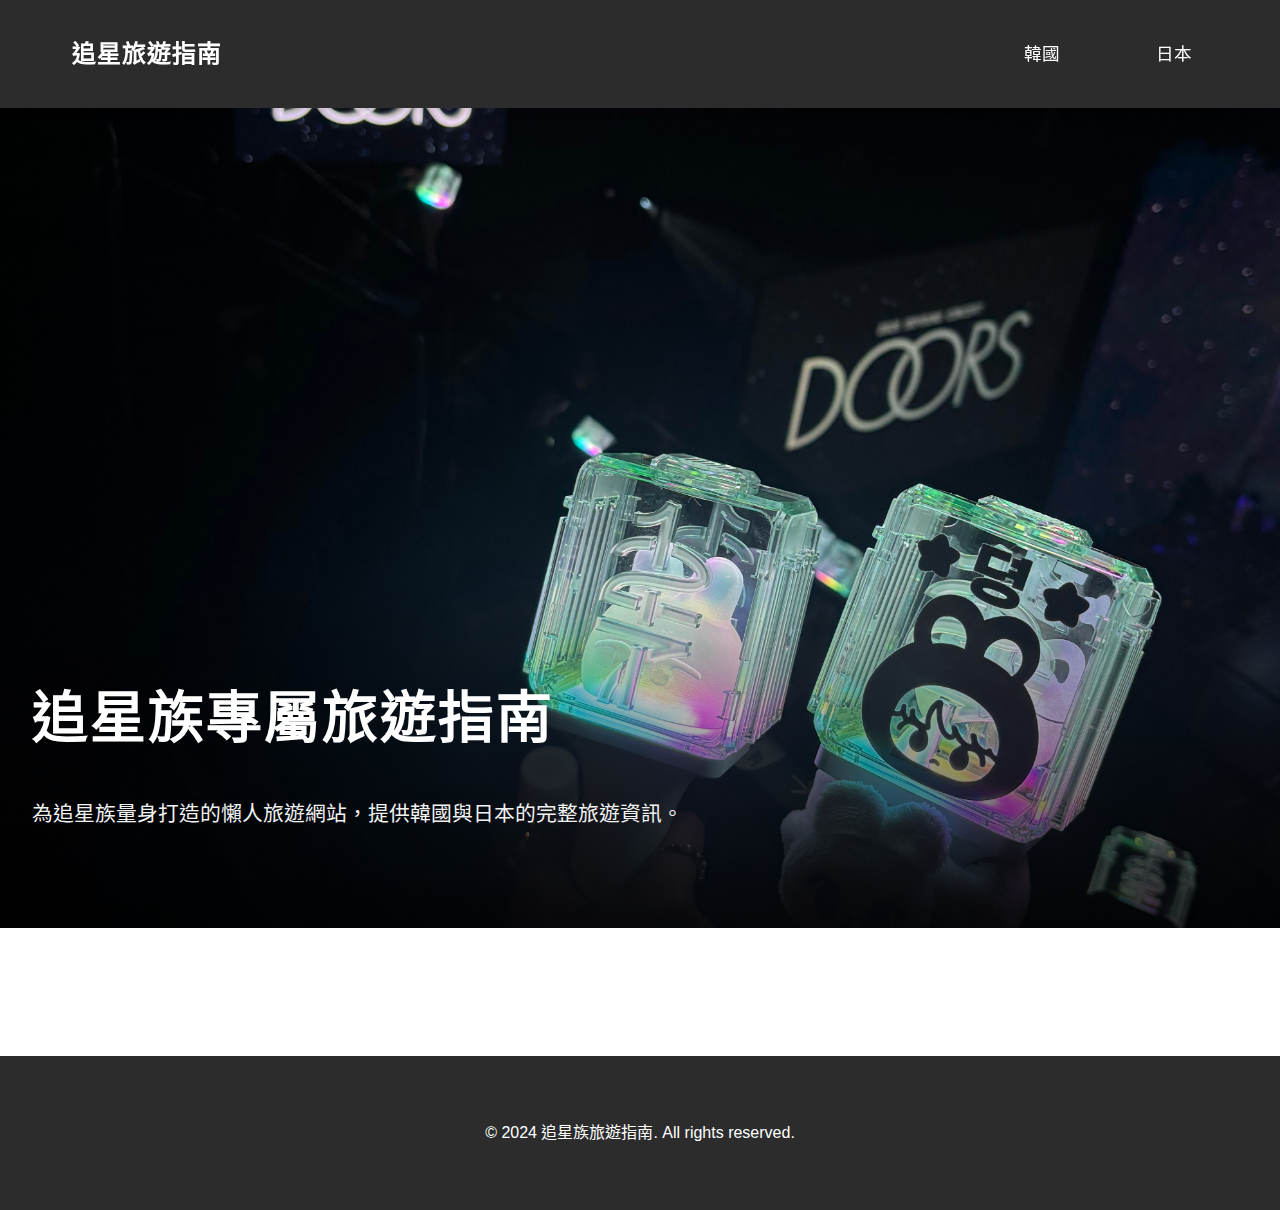
<file: index.html>
<!DOCTYPE html>
<html lang="zh-TW">
<head>
    <meta charset="UTF-8">
    <meta name="viewport" content="width=device-width, initial-scale=1.0">
    <title>追星族旅遊指南 - 首頁</title>
    <link rel="stylesheet" href="styles.css">
</head>
<body>
    <nav class="main-nav">
        <div class="nav-container">
            <div class="logo">
                <a href="index.html">追星旅遊指南</a>
            </div>
            <ul class="nav-menu">
                <li class="nav-item dropdown">
                    <a href="#" class="nav-link">韓國</a>
                    <ul class="dropdown-menu">
                        <li><a href="korea-software.html">當地軟體推薦</a></li>
                        <li><a href="korea-shopping.html">建議/推薦購買</a></li>
                        <li><a href="korea-itinerary.html">行程攻略詳情</a></li>
                    </ul>
                </li>
                <li class="nav-item dropdown">
                    <a href="#" class="nav-link">日本</a>
                    <ul class="dropdown-menu">
                        <li><a href="japan-software.html">當地軟體推薦</a></li>
                        <li><a href="japan-shopping.html">建議/推薦購買</a></li>
                        <li><a href="japan-itinerary.html">行程攻略詳情</a></li>
                    </ul>
                </li>
            </ul>
        </div>
    </nav>

    <main class="main-content">
        <section class="hero-section">
            <div class="hero-image">
                <img src="images/IMG_1275 2.jpg" alt="追星旅遊" class="hero-img">
            </div>
            <div class="hero-text">
                <h1 class="hero-title">追星族專屬旅遊指南</h1>
                <p class="hero-description">
                    為追星族量身打造的懶人旅遊網站，提供韓國與日本的完整旅遊資訊。
                </p>
            </div>
        </section>
    </main>

    <footer class="footer">
        <div class="container">
            <p>&copy; 2024 追星族旅遊指南. All rights reserved.</p>
        </div>
    </footer>

    <script src="script.js"></script>
</body>
</html>
</file>
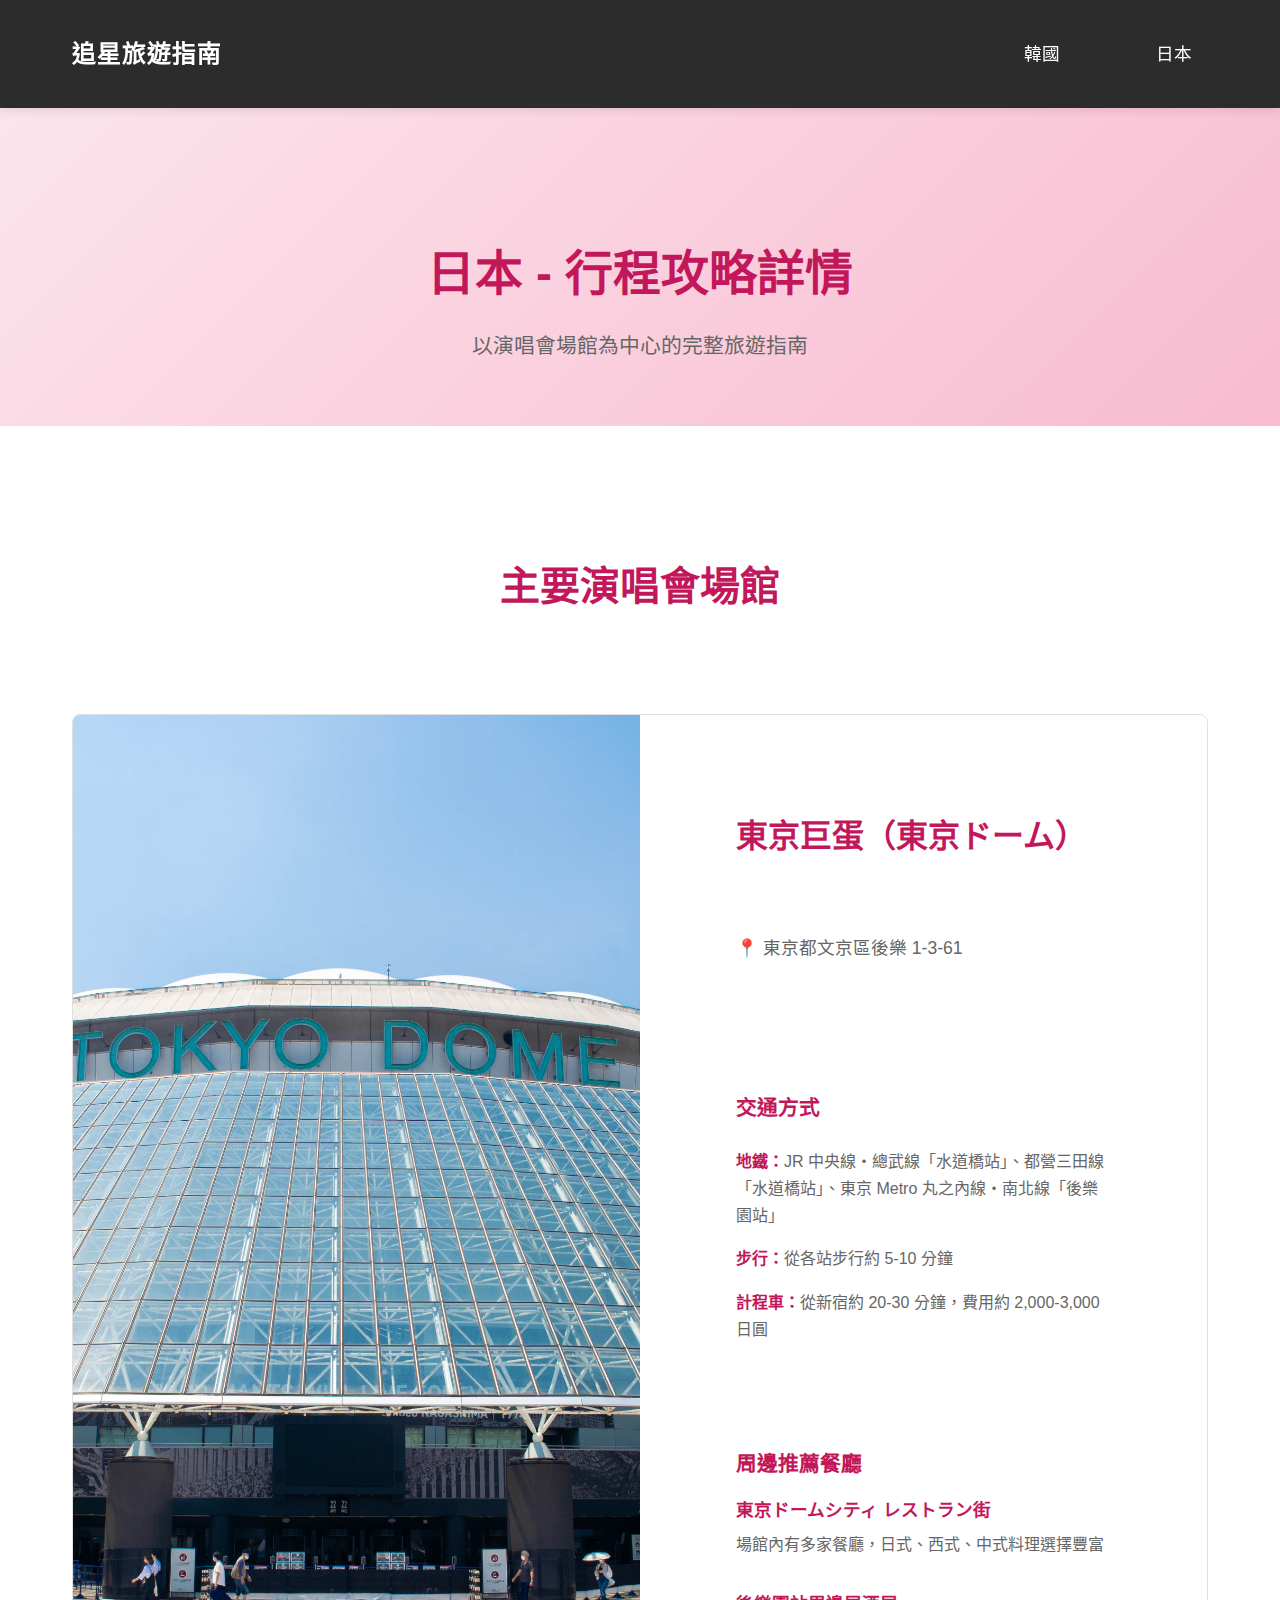
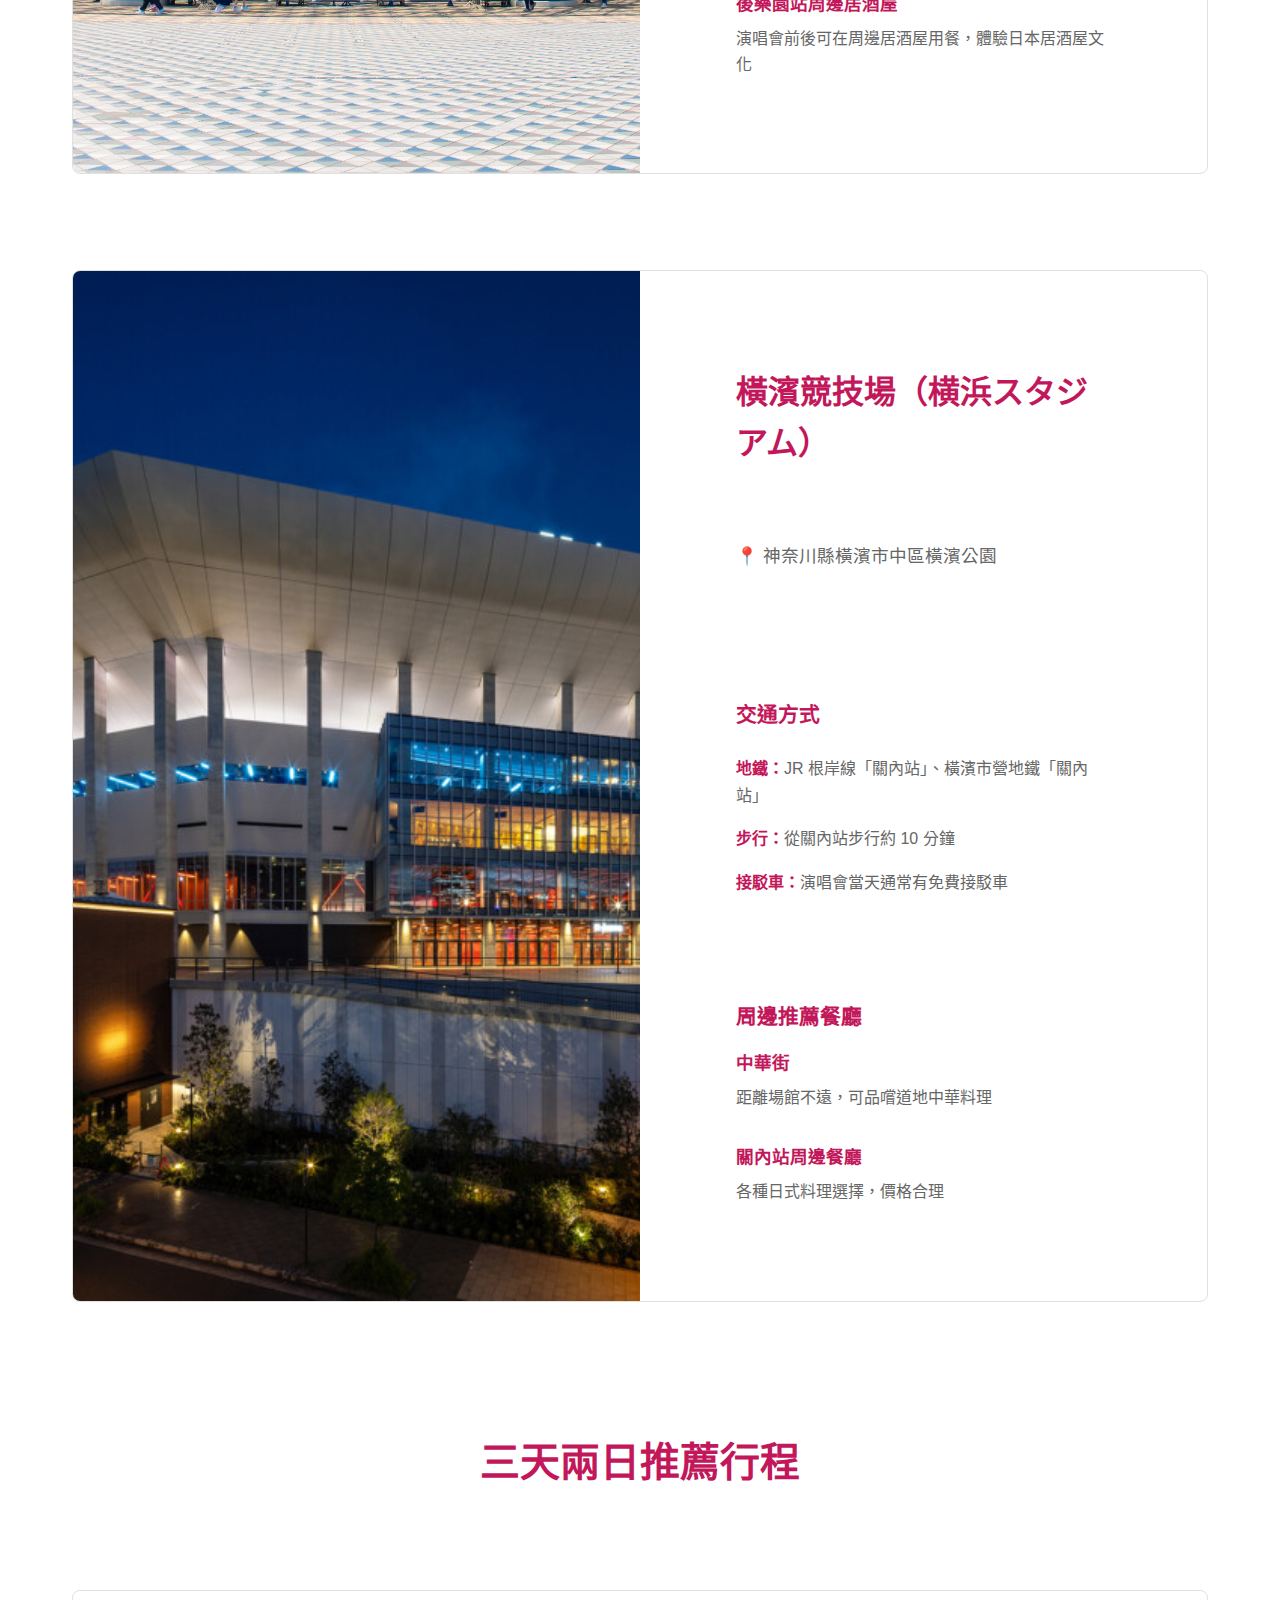
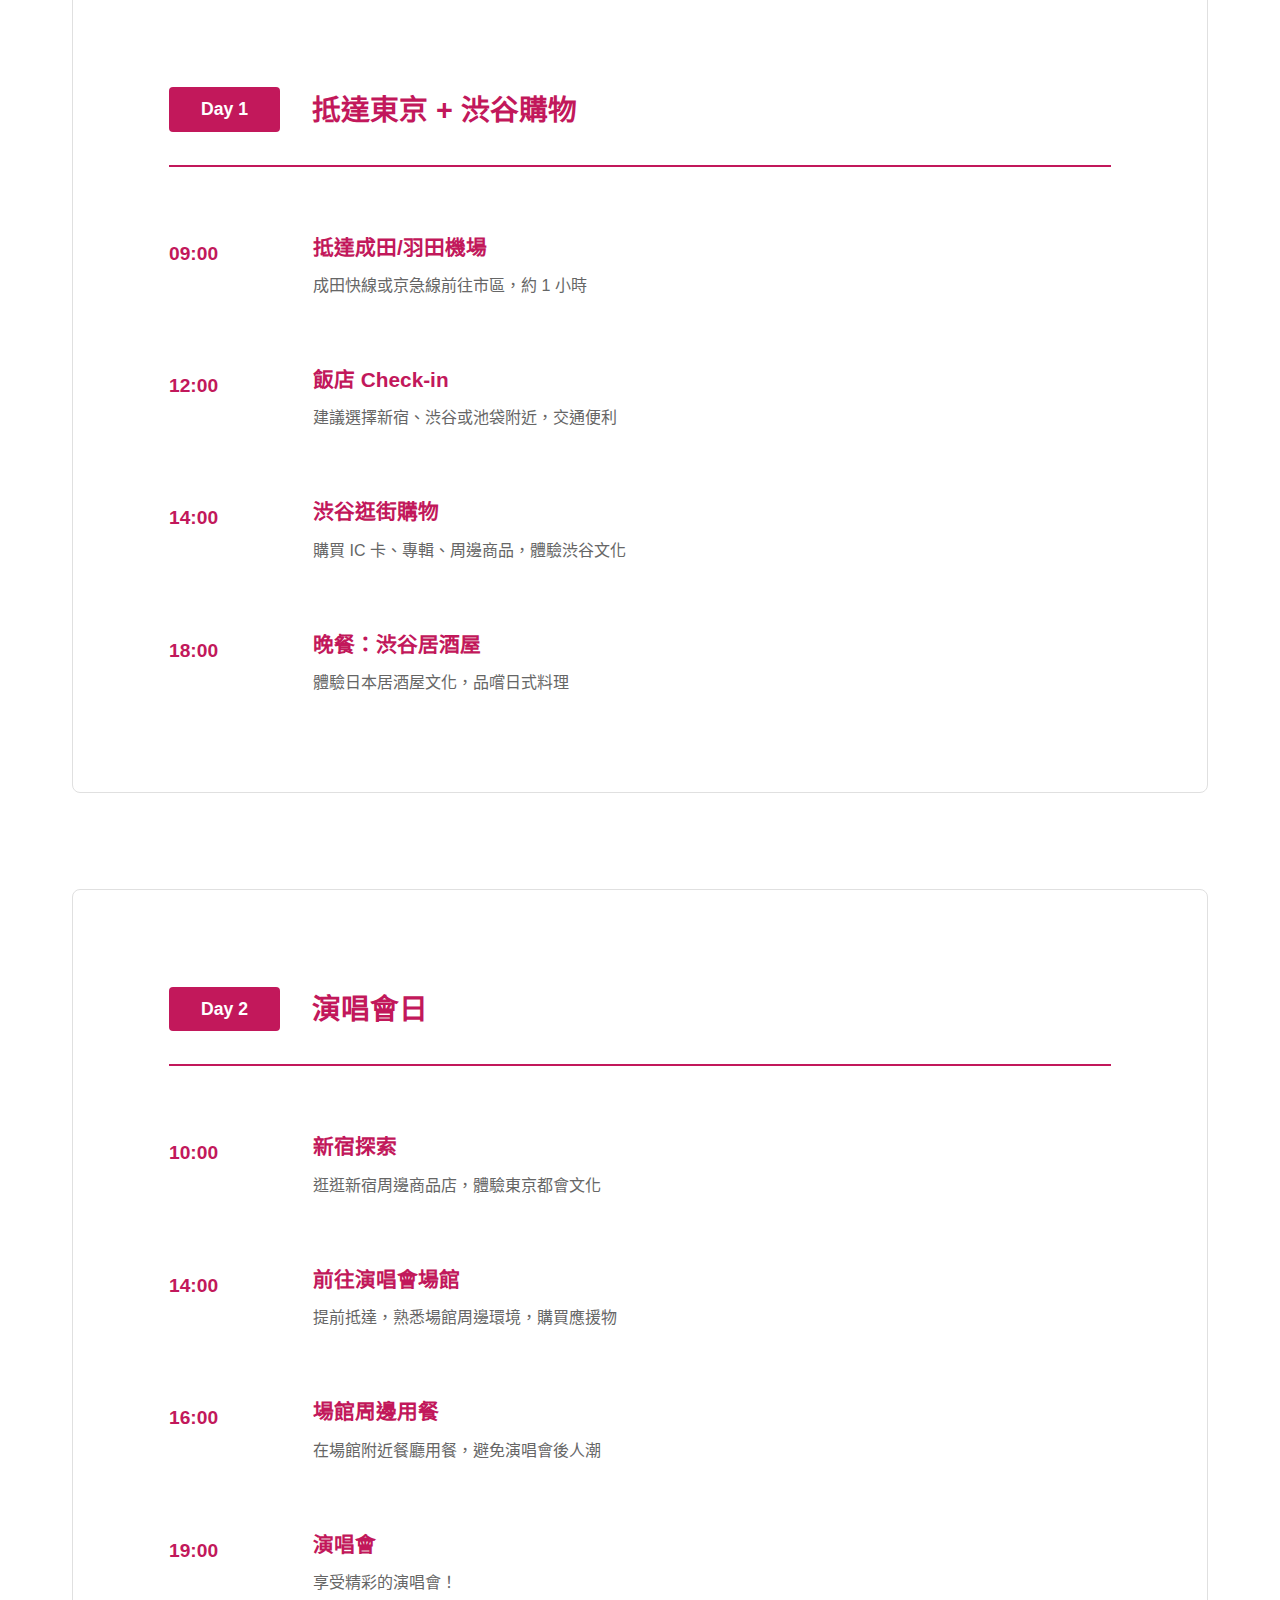
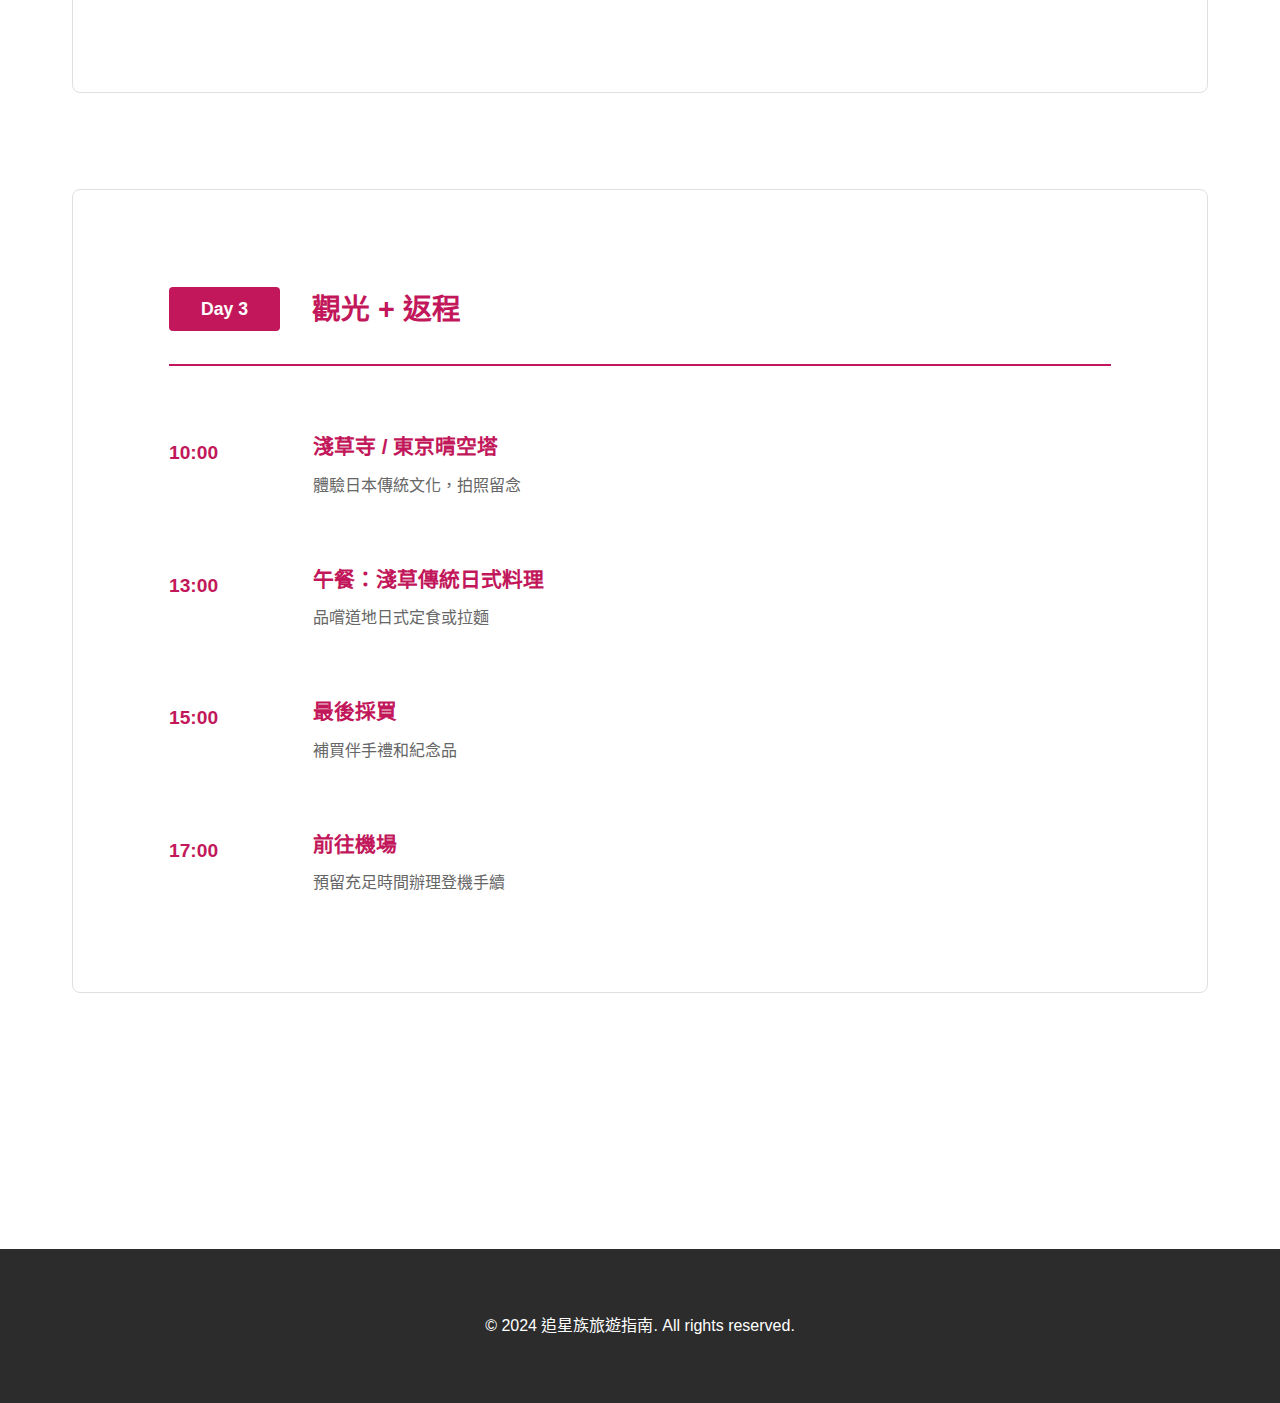
<file: japan-itinerary.html>
<!DOCTYPE html>
<html lang="zh-TW">
<head>
    <meta charset="UTF-8">
    <meta name="viewport" content="width=device-width, initial-scale=1.0">
    <title>日本 - 行程攻略詳情</title>
    <link rel="stylesheet" href="styles.css">
</head>
<body class="japan-page">
    <nav class="main-nav">
        <div class="nav-container">
            <div class="logo">
                <a href="index.html">追星旅遊指南</a>
            </div>
            <ul class="nav-menu">
                <li class="nav-item dropdown">
                    <a href="#" class="nav-link">韓國</a>
                    <ul class="dropdown-menu">
                        <li><a href="korea-software.html">當地軟體推薦</a></li>
                        <li><a href="korea-shopping.html">建議/推薦購買</a></li>
                        <li><a href="korea-itinerary.html">行程攻略詳情</a></li>
                    </ul>
                </li>
                <li class="nav-item dropdown">
                    <a href="#" class="nav-link">日本</a>
                    <ul class="dropdown-menu">
                        <li><a href="japan-software.html">當地軟體推薦</a></li>
                        <li><a href="japan-shopping.html">建議/推薦購買</a></li>
                        <li><a href="japan-itinerary.html">行程攻略詳情</a></li>
                    </ul>
                </li>
            </ul>
        </div>
    </nav>

    <main class="main-content">
        <section class="page-header">
            <div class="container">
                <h1>日本 - 行程攻略詳情</h1>
                <p class="page-subtitle">以演唱會場館為中心的完整旅遊指南</p>
            </div>
        </section>

        <section class="content-section">
            <div class="container">
                <div class="venue-section">
                    <h2 class="section-title">主要演唱會場館</h2>
                    <div class="venue-card">
                        <div class="venue-image">
                            <img src="images/tokyodome.jpg" alt="東京巨蛋">
                        </div>
                        <div class="venue-content">
                            <h3>東京巨蛋（東京ドーム）</h3>
                            <p class="venue-address">📍 東京都文京區後樂 1-3-61</p>
                            <div class="transport-info">
                                <h4>交通方式</h4>
                                <ul>
                                    <li><strong>地鐵：</strong>JR 中央線・總武線「水道橋站」、都營三田線「水道橋站」、東京 Metro 丸之內線・南北線「後樂園站」</li>
                                    <li><strong>步行：</strong>從各站步行約 5-10 分鐘</li>
                                    <li><strong>計程車：</strong>從新宿約 20-30 分鐘，費用約 2,000-3,000 日圓</li>
                                </ul>
                            </div>
                            <div class="restaurant-info">
                                <h4>周邊推薦餐廳</h4>
                                <div class="restaurant-list">
                                    <div class="restaurant-item">
                                        <h5>東京ドームシティ レストラン街</h5>
                                        <p>場館內有多家餐廳，日式、西式、中式料理選擇豐富</p>
                                    </div>
                                    <div class="restaurant-item">
                                        <h5>後樂園站周邊居酒屋</h5>
                                        <p>演唱會前後可在周邊居酒屋用餐，體驗日本居酒屋文化</p>
                                    </div>
                                </div>
                            </div>
                        </div>
                    </div>

                    <div class="venue-card">
                        <div class="venue-image">
                            <img src="images/Yokohama-Arena.jpeg" alt="橫濱競技場">
                        </div>
                        <div class="venue-content">
                            <h3>橫濱競技場（横浜スタジアム）</h3>
                            <p class="venue-address">📍 神奈川縣橫濱市中區橫濱公園</p>
                            <div class="transport-info">
                                <h4>交通方式</h4>
                                <ul>
                                    <li><strong>地鐵：</strong>JR 根岸線「關內站」、橫濱市營地鐵「關內站」</li>
                                    <li><strong>步行：</strong>從關內站步行約 10 分鐘</li>
                                    <li><strong>接駁車：</strong>演唱會當天通常有免費接駁車</li>
                                </ul>
                            </div>
                            <div class="restaurant-info">
                                <h4>周邊推薦餐廳</h4>
                                <div class="restaurant-list">
                                    <div class="restaurant-item">
                                        <h5>中華街</h5>
                                        <p>距離場館不遠，可品嚐道地中華料理</p>
                                    </div>
                                    <div class="restaurant-item">
                                        <h5>關內站周邊餐廳</h5>
                                        <p>各種日式料理選擇，價格合理</p>
                                    </div>
                                </div>
                            </div>
                        </div>
                    </div>
                </div>

                <div class="itinerary-section">
                    <h2 class="section-title">三天兩日推薦行程</h2>
                    <div class="itinerary-timeline">
                        <div class="day-card">
                            <div class="day-header">
                                <span class="day-number">Day 1</span>
                                <h3>抵達東京 + 渋谷購物</h3>
                            </div>
                            <div class="day-content">
                                <div class="time-slot">
                                    <span class="time">09:00</span>
                                    <div class="activity">
                                        <h4>抵達成田/羽田機場</h4>
                                        <p>成田快線或京急線前往市區，約 1 小時</p>
                                    </div>
                                </div>
                                <div class="time-slot">
                                    <span class="time">12:00</span>
                                    <div class="activity">
                                        <h4>飯店 Check-in</h4>
                                        <p>建議選擇新宿、渋谷或池袋附近，交通便利</p>
                                    </div>
                                </div>
                                <div class="time-slot">
                                    <span class="time">14:00</span>
                                    <div class="activity">
                                        <h4>渋谷逛街購物</h4>
                                        <p>購買 IC 卡、專輯、周邊商品，體驗渋谷文化</p>
                                    </div>
                                </div>
                                <div class="time-slot">
                                    <span class="time">18:00</span>
                                    <div class="activity">
                                        <h4>晚餐：渋谷居酒屋</h4>
                                        <p>體驗日本居酒屋文化，品嚐日式料理</p>
                                    </div>
                                </div>
                            </div>
                        </div>

                        <div class="day-card">
                            <div class="day-header">
                                <span class="day-number">Day 2</span>
                                <h3>演唱會日</h3>
                            </div>
                            <div class="day-content">
                                <div class="time-slot">
                                    <span class="time">10:00</span>
                                    <div class="activity">
                                        <h4>新宿探索</h4>
                                        <p>逛逛新宿周邊商品店，體驗東京都會文化</p>
                                    </div>
                                </div>
                                <div class="time-slot">
                                    <span class="time">14:00</span>
                                    <div class="activity">
                                        <h4>前往演唱會場館</h4>
                                        <p>提前抵達，熟悉場館周邊環境，購買應援物</p>
                                    </div>
                                </div>
                                <div class="time-slot">
                                    <span class="time">16:00</span>
                                    <div class="activity">
                                        <h4>場館周邊用餐</h4>
                                        <p>在場館附近餐廳用餐，避免演唱會後人潮</p>
                                    </div>
                                </div>
                                <div class="time-slot">
                                    <span class="time">19:00</span>
                                    <div class="activity">
                                        <h4>演唱會</h4>
                                        <p>享受精彩的演唱會！</p>
                                    </div>
                                </div>
                            </div>
                        </div>

                        <div class="day-card">
                            <div class="day-header">
                                <span class="day-number">Day 3</span>
                                <h3>觀光 + 返程</h3>
                            </div>
                            <div class="day-content">
                                <div class="time-slot">
                                    <span class="time">10:00</span>
                                    <div class="activity">
                                        <h4>淺草寺 / 東京晴空塔</h4>
                                        <p>體驗日本傳統文化，拍照留念</p>
                                    </div>
                                </div>
                                <div class="time-slot">
                                    <span class="time">13:00</span>
                                    <div class="activity">
                                        <h4>午餐：淺草傳統日式料理</h4>
                                        <p>品嚐道地日式定食或拉麵</p>
                                    </div>
                                </div>
                                <div class="time-slot">
                                    <span class="time">15:00</span>
                                    <div class="activity">
                                        <h4>最後採買</h4>
                                        <p>補買伴手禮和紀念品</p>
                                    </div>
                                </div>
                                <div class="time-slot">
                                    <span class="time">17:00</span>
                                    <div class="activity">
                                        <h4>前往機場</h4>
                                        <p>預留充足時間辦理登機手續</p>
                                    </div>
                                </div>
                            </div>
                        </div>
                    </div>
                </div>
            </div>
        </section>
    </main>

    <footer class="footer">
        <div class="container">
            <p>&copy; 2024 追星族旅遊指南. All rights reserved.</p>
        </div>
    </footer>

    <script src="script.js"></script>
</body>
</html>
</file>
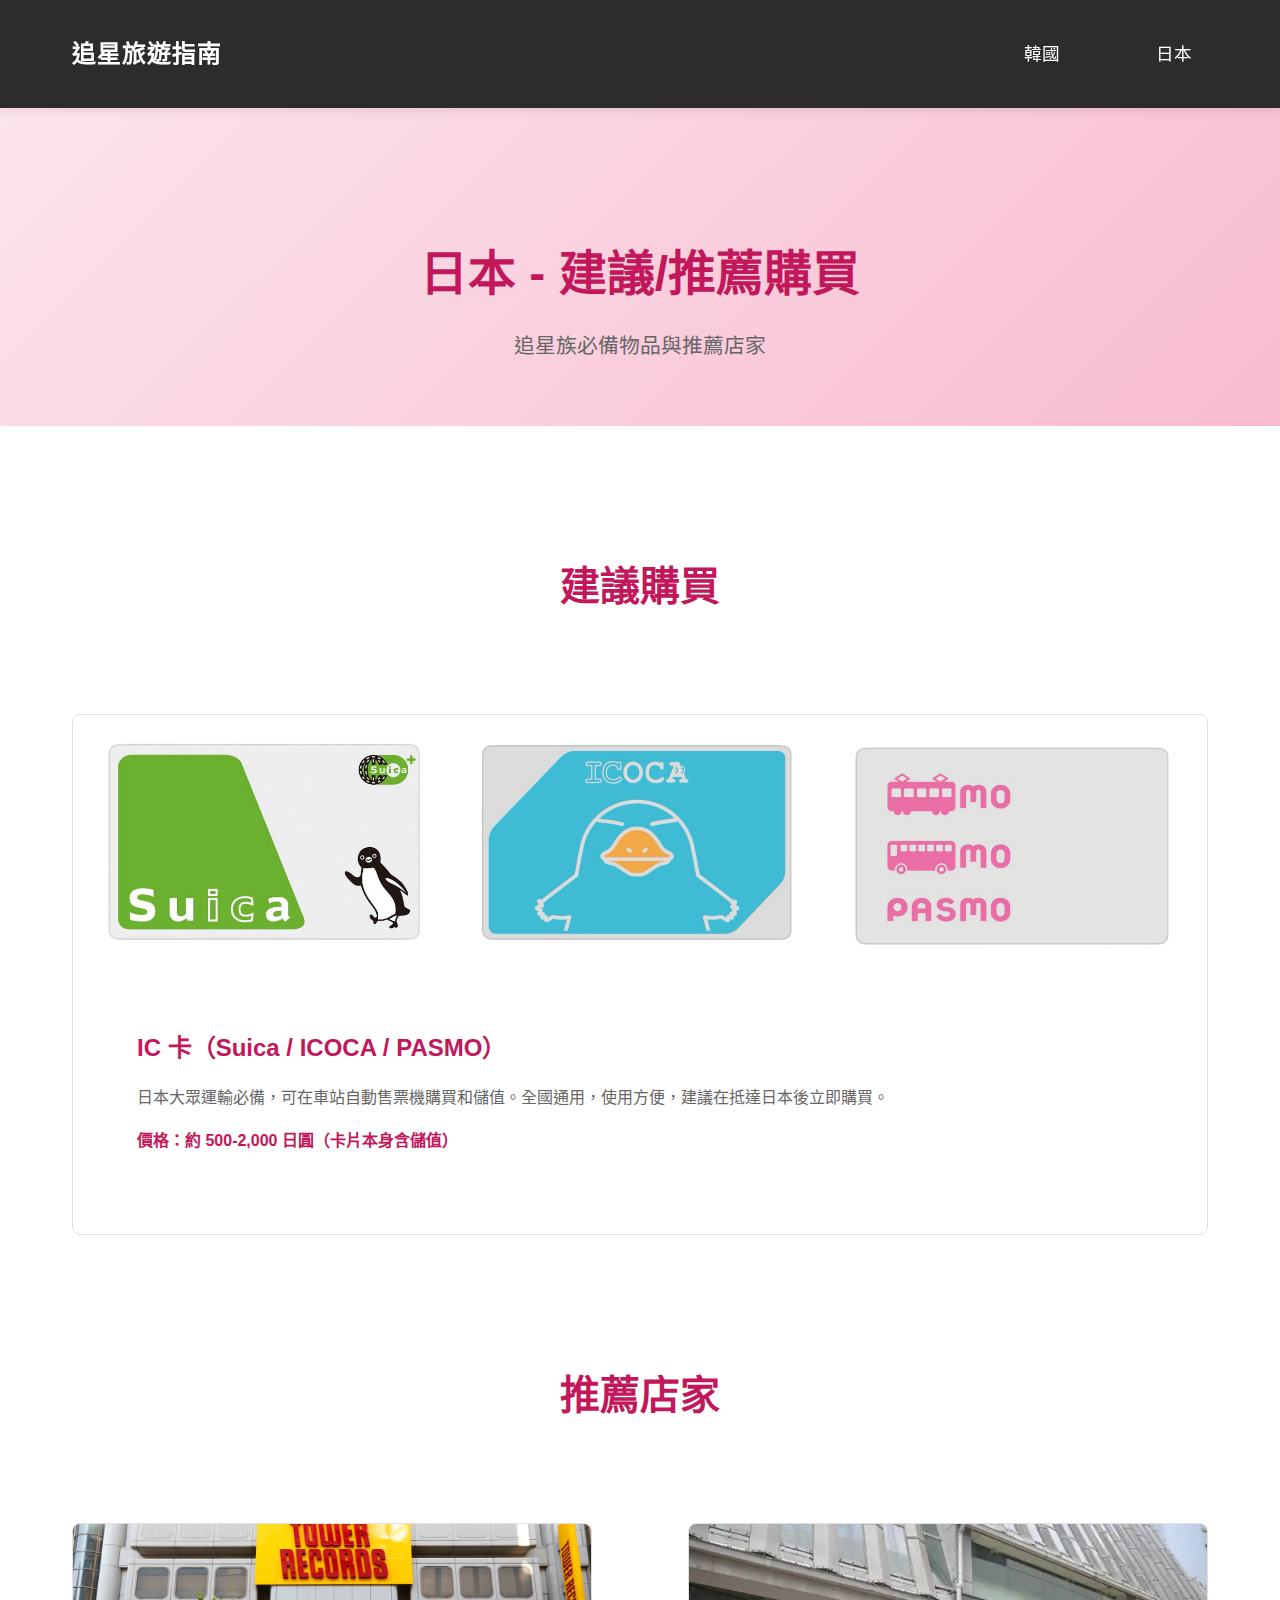
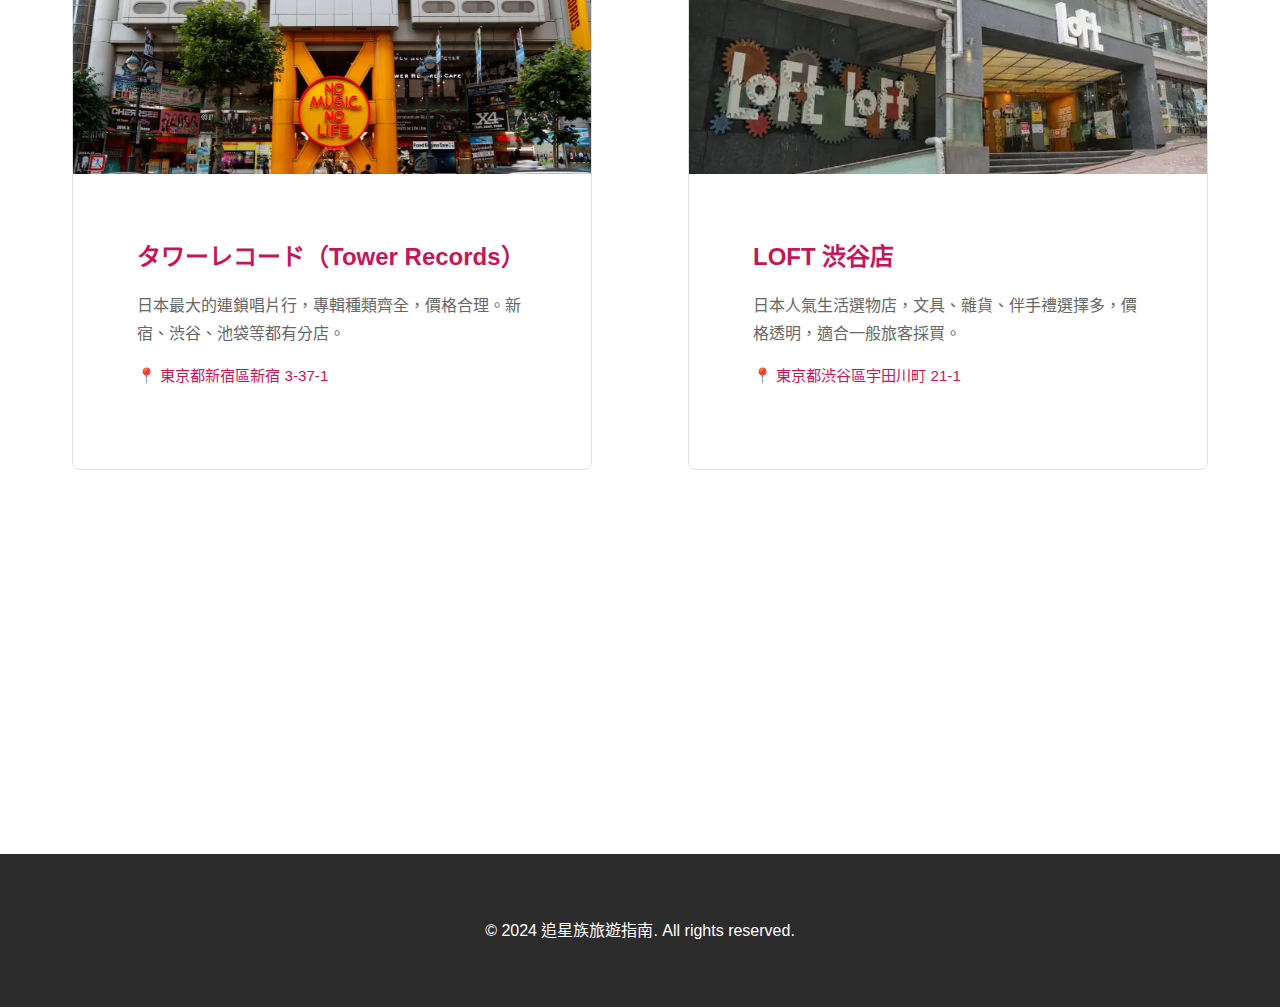
<file: japan-shopping.html>
<!DOCTYPE html>
<html lang="zh-TW">
<head>
    <meta charset="UTF-8">
    <meta name="viewport" content="width=device-width, initial-scale=1.0">
    <title>日本 - 建議/推薦購買</title>
    <link rel="stylesheet" href="styles.css">
</head>
<body class="japan-page">
    <nav class="main-nav">
        <div class="nav-container">
            <div class="logo">
                <a href="index.html">追星旅遊指南</a>
            </div>
            <ul class="nav-menu">
                <li class="nav-item dropdown">
                    <a href="#" class="nav-link">韓國</a>
                    <ul class="dropdown-menu">
                        <li><a href="korea-software.html">當地軟體推薦</a></li>
                        <li><a href="korea-shopping.html">建議/推薦購買</a></li>
                        <li><a href="korea-itinerary.html">行程攻略詳情</a></li>
                    </ul>
                </li>
                <li class="nav-item dropdown">
                    <a href="#" class="nav-link">日本</a>
                    <ul class="dropdown-menu">
                        <li><a href="japan-software.html">當地軟體推薦</a></li>
                        <li><a href="japan-shopping.html">建議/推薦購買</a></li>
                        <li><a href="japan-itinerary.html">行程攻略詳情</a></li>
                    </ul>
                </li>
            </ul>
        </div>
    </nav>

    <main class="main-content">
        <section class="page-header">
            <div class="container">
                <h1>日本 - 建議/推薦購買</h1>
                <p class="page-subtitle">追星族必備物品與推薦店家</p>
            </div>
        </section>

        <section class="content-section">
            <div class="container">
                <div class="shopping-section">
                    <h2 class="section-title">建議購買</h2>
                    <div class="shopping-grid">
                        <div class="shopping-card">
                            <div class="card-image">
                                <img src="images/cards.jpg" alt="交通卡">
                            </div>
                            <div class="card-content">
                                <h3>IC 卡（Suica / ICOCA / PASMO）</h3>
                                <p>日本大眾運輸必備，可在車站自動售票機購買和儲值。全國通用，使用方便，建議在抵達日本後立即購買。</p>
                                <p class="price-info">價格：約 500-2,000 日圓（卡片本身含儲值）</p>
                            </div>
                        </div>

                        <!-- 已移除 WiFi / eSIM 與電源轉接頭卡片 -->
                    </div>
                </div>

                <div class="shopping-section">
                    <h2 class="section-title">推薦店家</h2>
                    <div class="shopping-grid">
                        <div class="shopping-card">
                            <div class="card-image">
                                <img src="images/TowerRecords.jpg" alt="專輯店">
                            </div>
                            <div class="card-content">
                                <h3>タワーレコード（Tower Records）</h3>
                                <p>日本最大的連鎖唱片行，專輯種類齊全，價格合理。新宿、渋谷、池袋等都有分店。</p>
                                <p class="location">📍 東京都新宿區新宿 3-37-1</p>
                            </div>
                        </div>

                        <div class="shopping-card">
                            <div class="card-image">
                                <img src="images/loft.jpg" alt="生活選物">
                            </div>
                            <div class="card-content">
                                <h3>LOFT 渋谷店</h3>
                                <p>日本人氣生活選物店，文具、雜貨、伴手禮選擇多，價格透明，適合一般旅客採買。</p>
                                <p class="location">📍 東京都渋谷區宇田川町 21-1</p>
                            </div>
                        </div>
                    </div>
                </div>
            </div>
        </section>
    </main>

    <footer class="footer">
        <div class="container">
            <p>&copy; 2024 追星族旅遊指南. All rights reserved.</p>
        </div>
    </footer>

    <script src="script.js"></script>
</body>
</html>
</file>
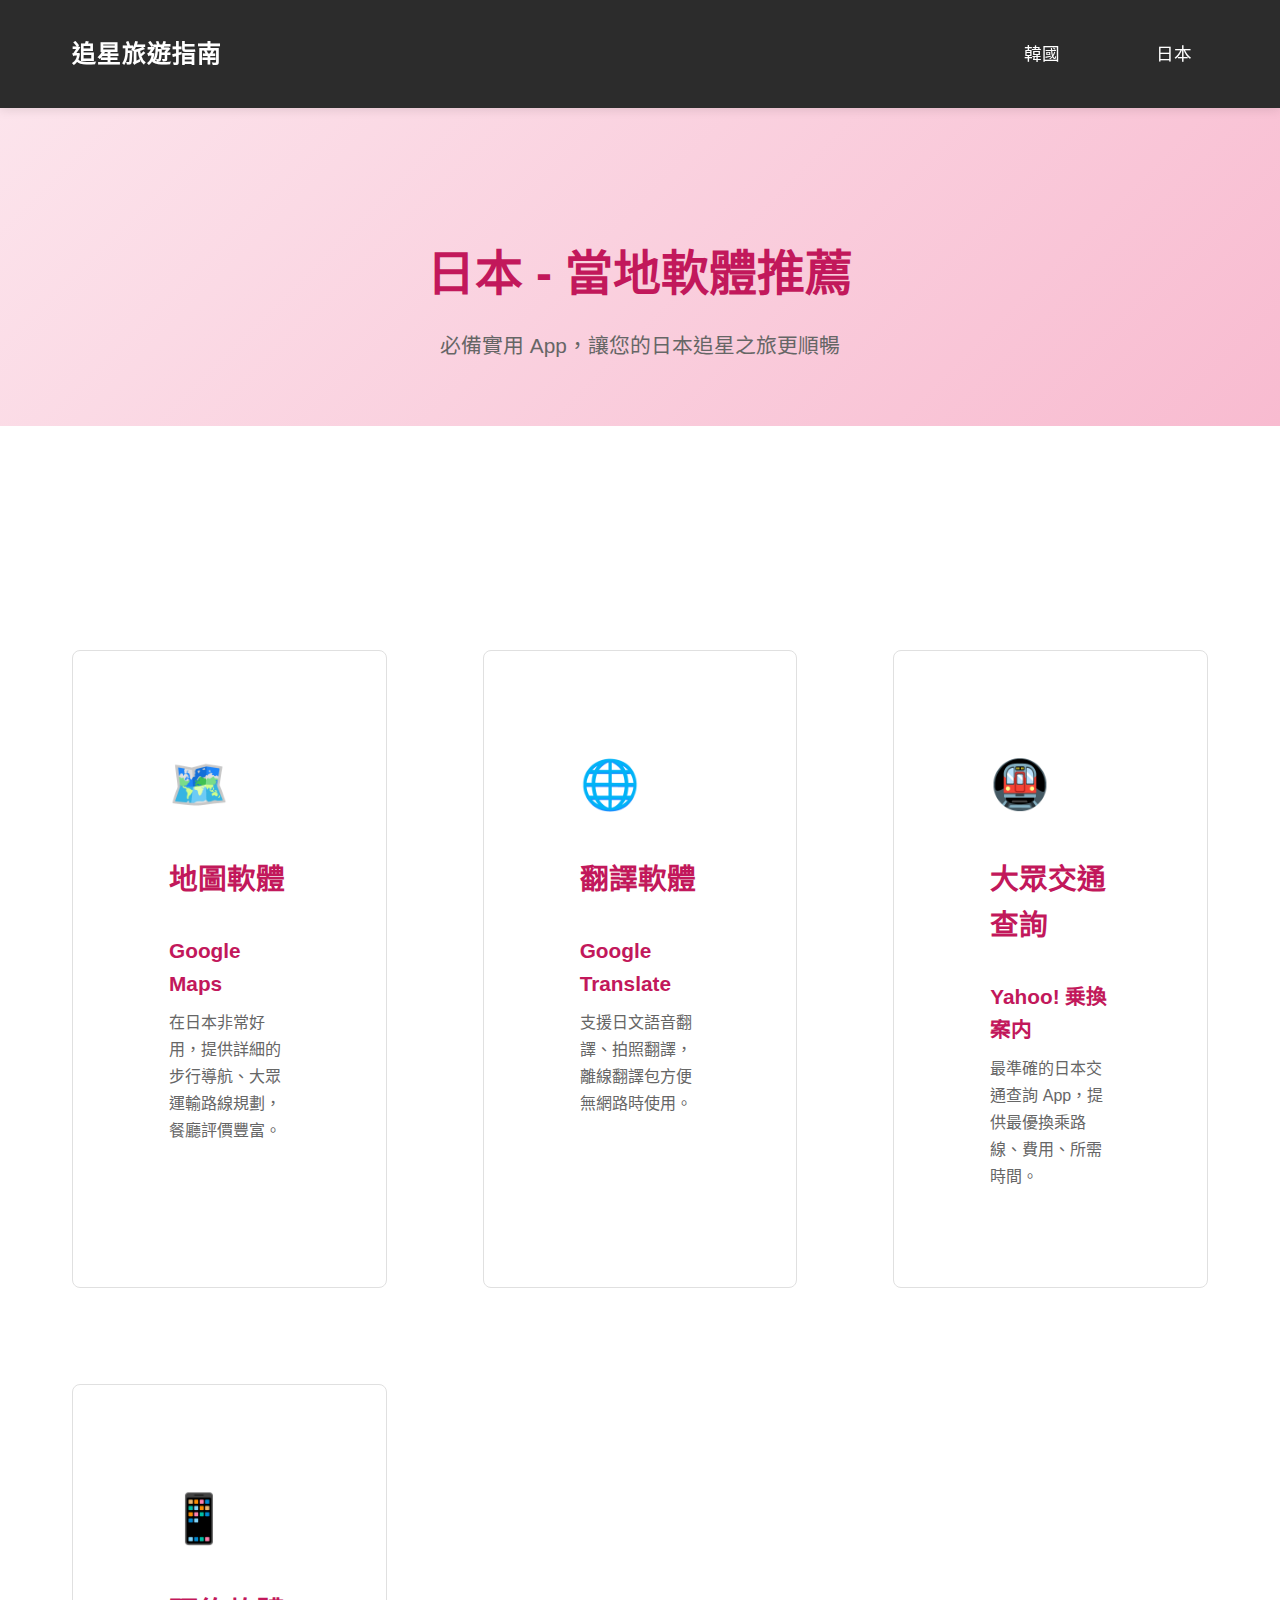
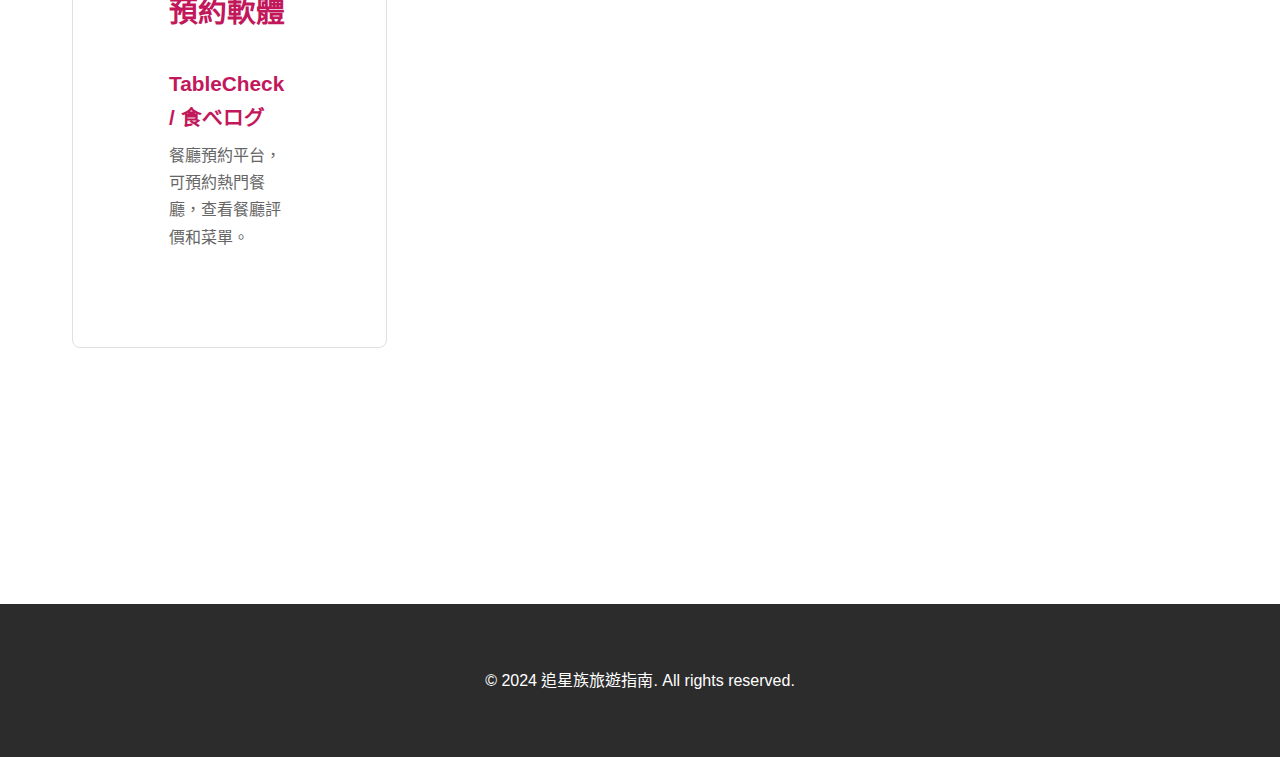
<file: japan-software.html>
<!DOCTYPE html>
<html lang="zh-TW">
<head>
    <meta charset="UTF-8">
    <meta name="viewport" content="width=device-width, initial-scale=1.0">
    <title>日本 - 當地軟體推薦</title>
    <link rel="stylesheet" href="styles.css">
</head>
<body class="japan-page">
    <nav class="main-nav">
        <div class="nav-container">
            <div class="logo">
                <a href="index.html">追星旅遊指南</a>
            </div>
            <ul class="nav-menu">
                <li class="nav-item dropdown">
                    <a href="#" class="nav-link">韓國</a>
                    <ul class="dropdown-menu">
                        <li><a href="korea-software.html">當地軟體推薦</a></li>
                        <li><a href="korea-shopping.html">建議/推薦購買</a></li>
                        <li><a href="korea-itinerary.html">行程攻略詳情</a></li>
                    </ul>
                </li>
                <li class="nav-item dropdown">
                    <a href="#" class="nav-link">日本</a>
                    <ul class="dropdown-menu">
                        <li><a href="japan-software.html">當地軟體推薦</a></li>
                        <li><a href="japan-shopping.html">建議/推薦購買</a></li>
                        <li><a href="japan-itinerary.html">行程攻略詳情</a></li>
                    </ul>
                </li>
            </ul>
        </div>
    </nav>

    <main class="main-content">
        <section class="page-header">
            <div class="container">
                <h1>日本 - 當地軟體推薦</h1>
                <p class="page-subtitle">必備實用 App，讓您的日本追星之旅更順暢</p>
            </div>
        </section>

        <section class="content-section">
            <div class="container">
                <div class="software-grid">
                    <div class="software-card">
                        <div class="software-icon">🗺️</div>
                        <h2>地圖軟體</h2>
                        <div class="software-list">
                            <div class="software-item">
                                <h3>Google Maps</h3>
                                <p>在日本非常好用，提供詳細的步行導航、大眾運輸路線規劃，餐廳評價豐富。</p>
                            </div>
                        </div>
                    </div>

                    <div class="software-card">
                        <div class="software-icon">🌐</div>
                        <h2>翻譯軟體</h2>
                        <div class="software-list">
                            <div class="software-item">
                                <h3>Google Translate</h3>
                                <p>支援日文語音翻譯、拍照翻譯，離線翻譯包方便無網路時使用。</p>
                            </div>
                        </div>
                    </div>

                    <div class="software-card">
                        <div class="software-icon">🚇</div>
                        <h2>大眾交通查詢</h2>
                        <div class="software-list">
                            <div class="software-item">
                                <h3>Yahoo! 乗換案内</h3>
                                <p>最準確的日本交通查詢 App，提供最優換乘路線、費用、所需時間。</p>
                            </div>
                        </div>
                    </div>

                    <div class="software-card">
                        <div class="software-icon">📱</div>
                        <h2>預約軟體</h2>
                        <div class="software-list">
                            <div class="software-item">
                                <h3>TableCheck / 食べログ</h3>
                                <p>餐廳預約平台，可預約熱門餐廳，查看餐廳評價和菜單。</p>
                            </div>
                        </div>
                    </div>
                </div>
            </div>
        </section>
    </main>

    <footer class="footer">
        <div class="container">
            <p>&copy; 2024 追星族旅遊指南. All rights reserved.</p>
        </div>
    </footer>

    <script src="script.js"></script>
</body>
</html>
</file>
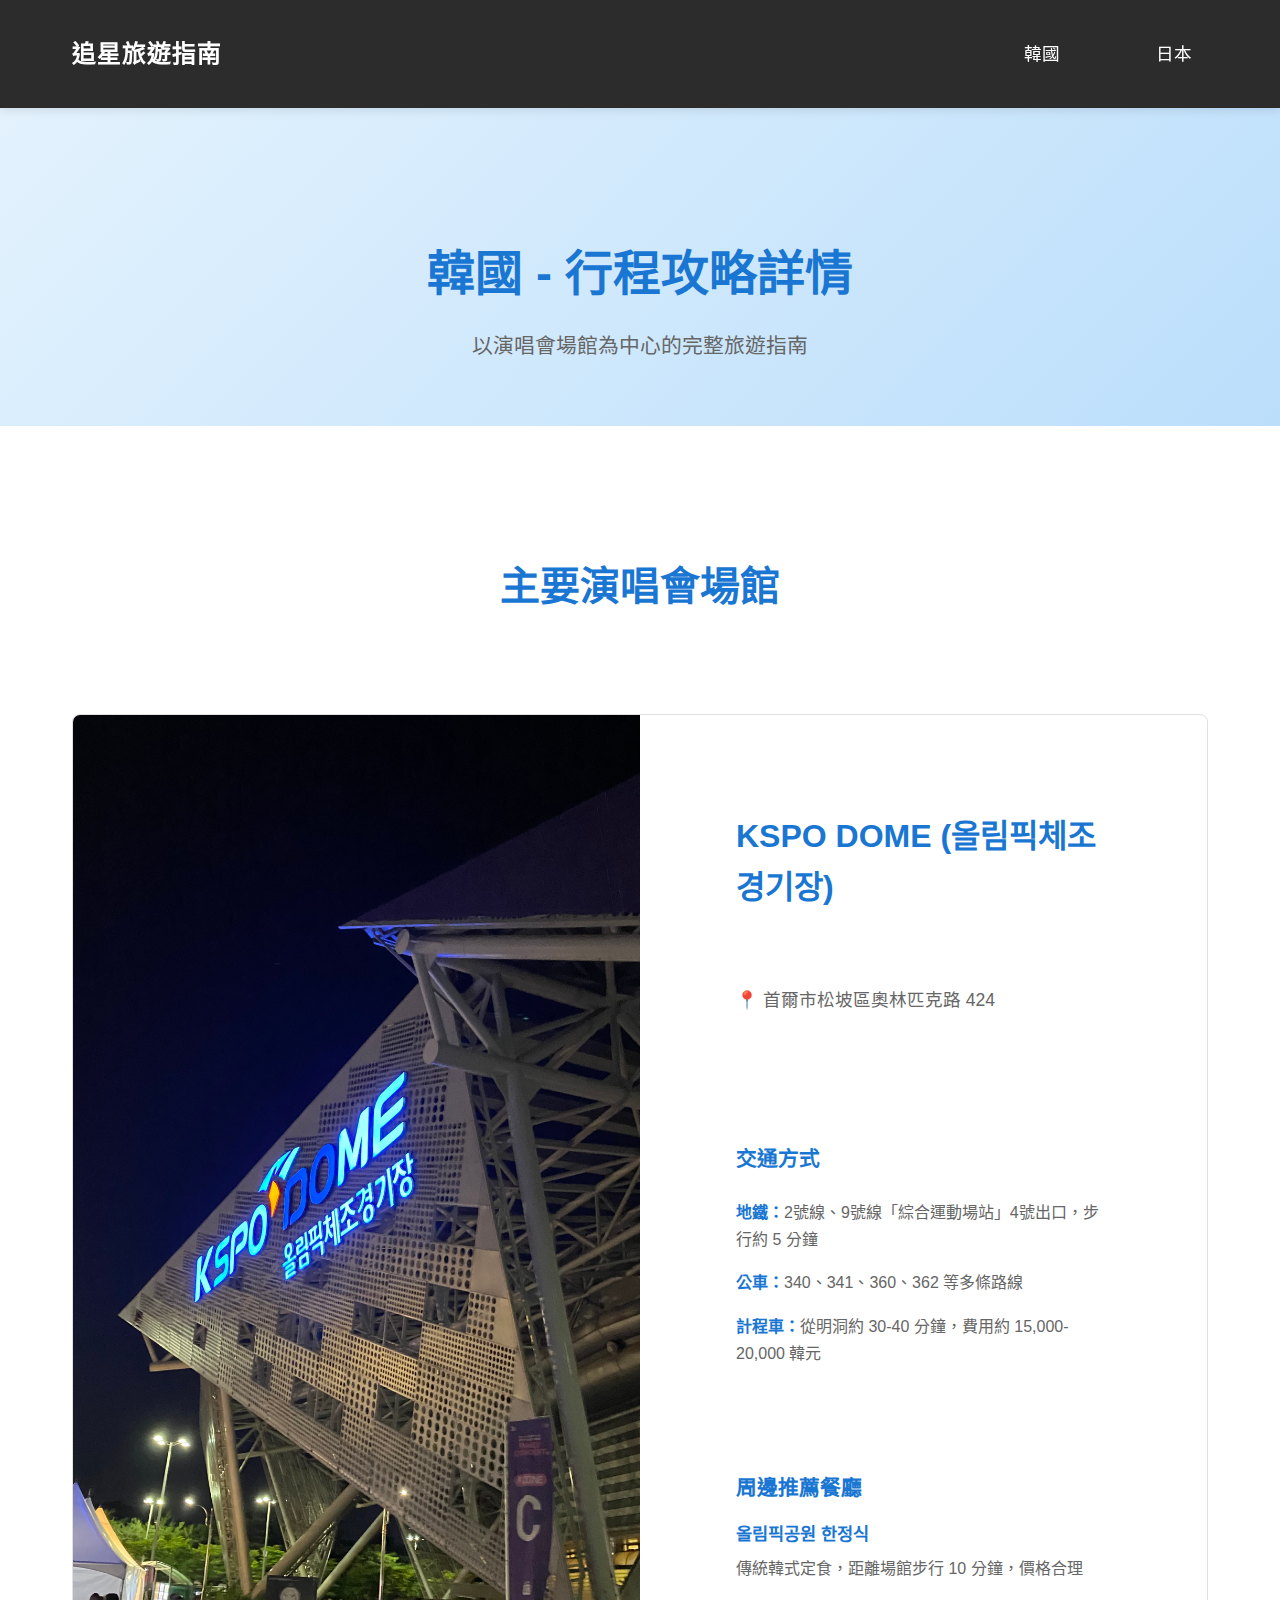
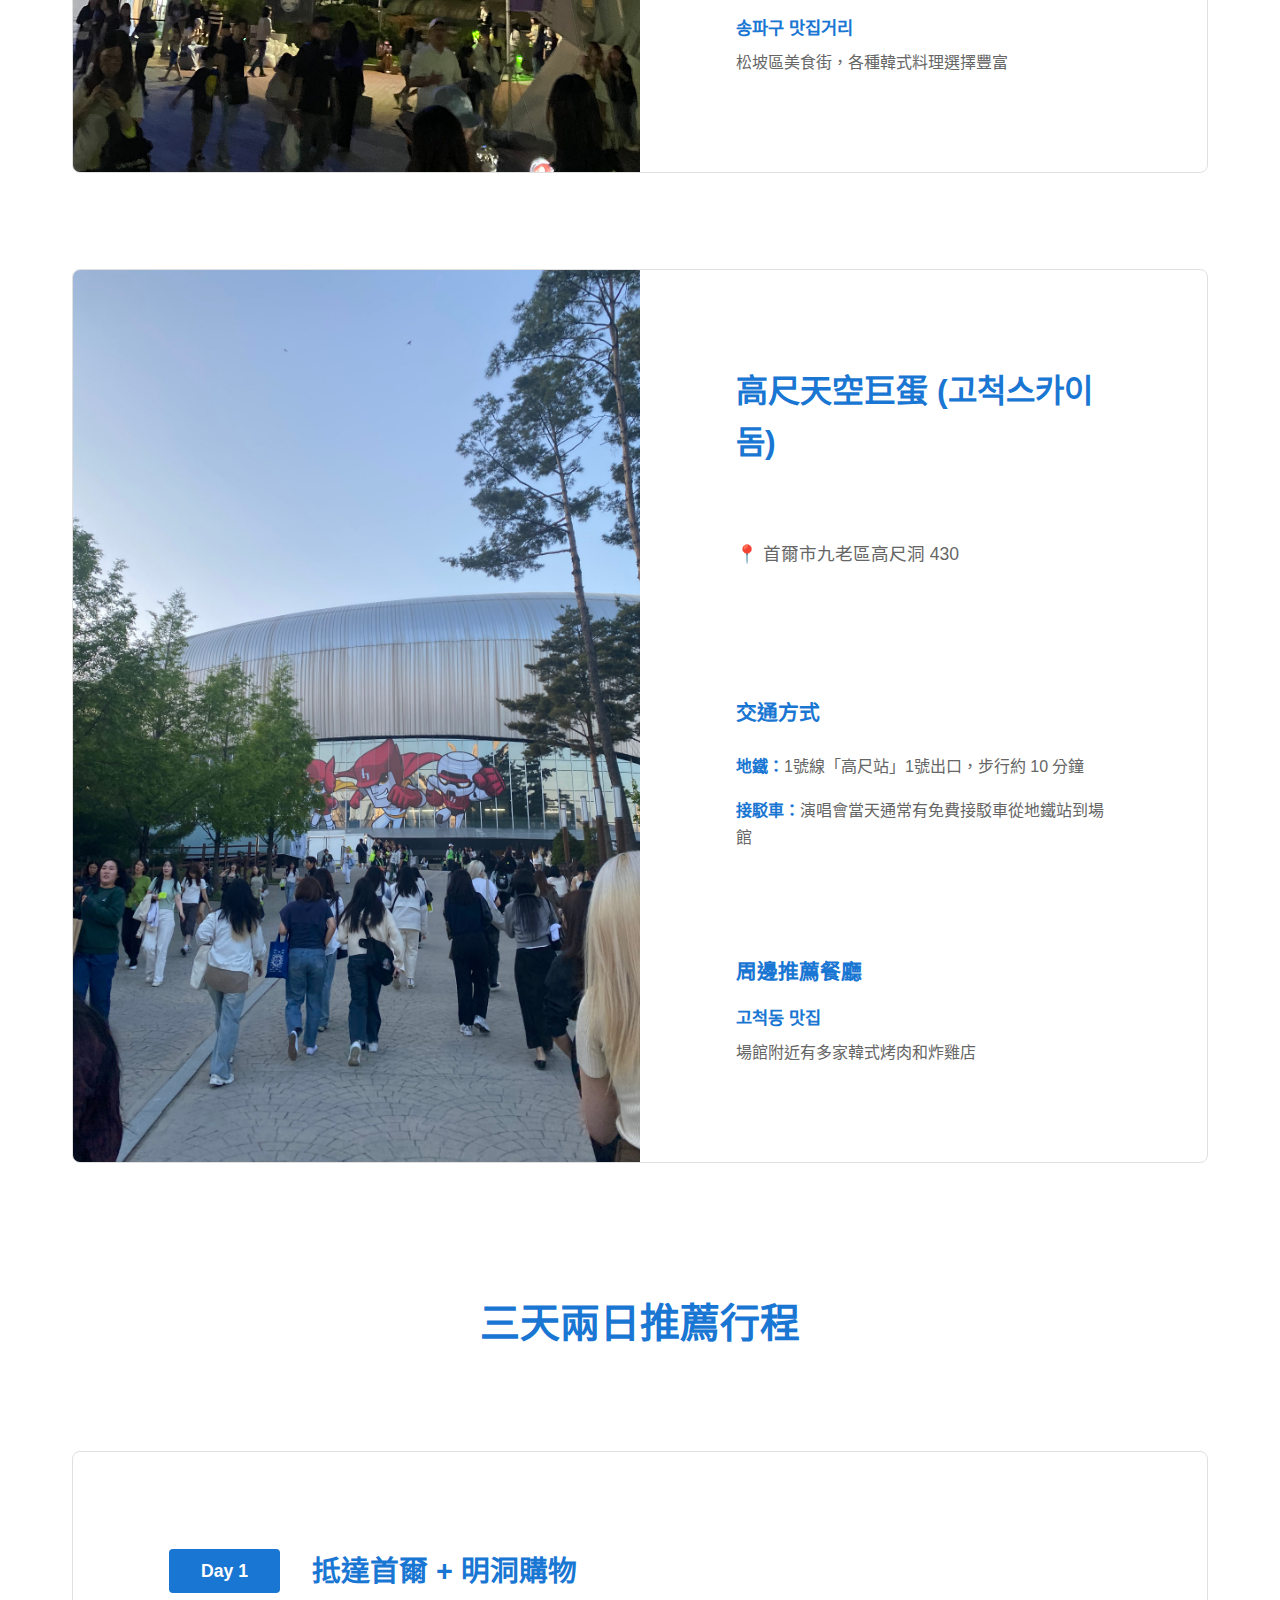
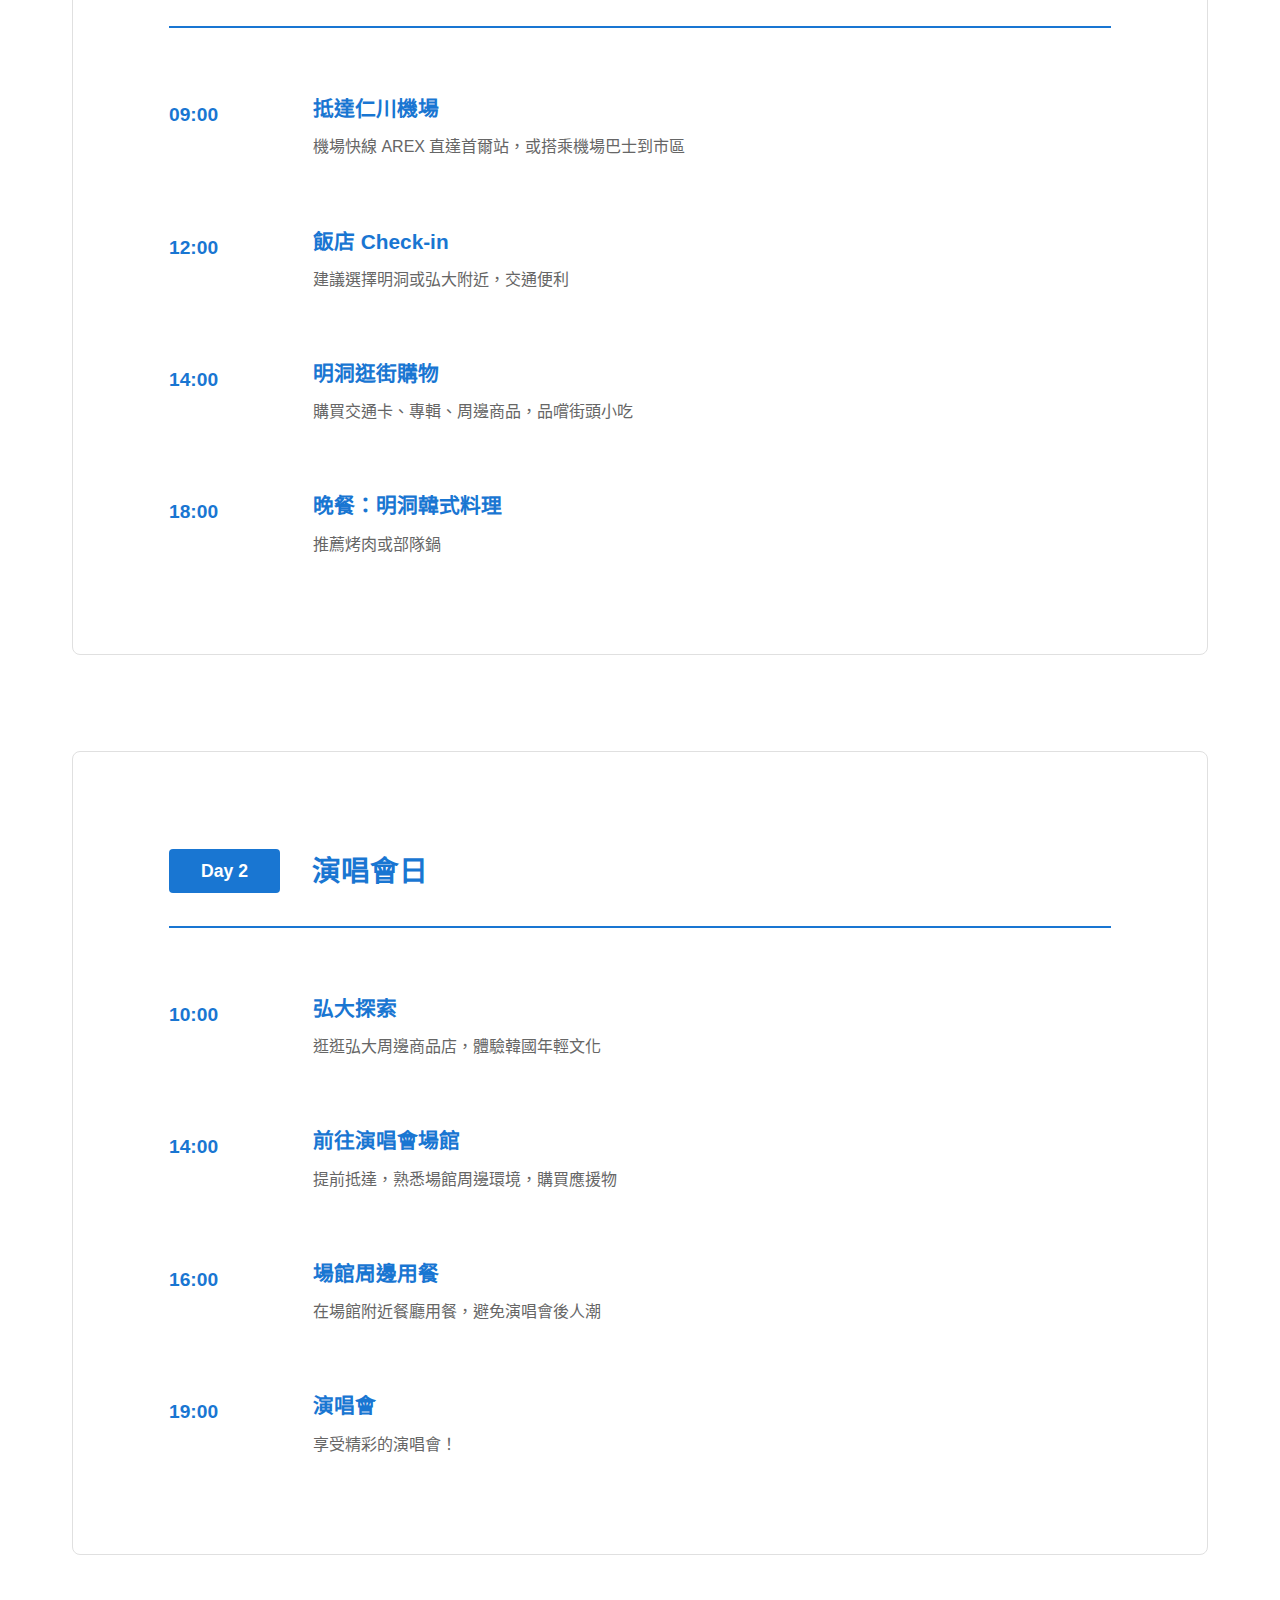
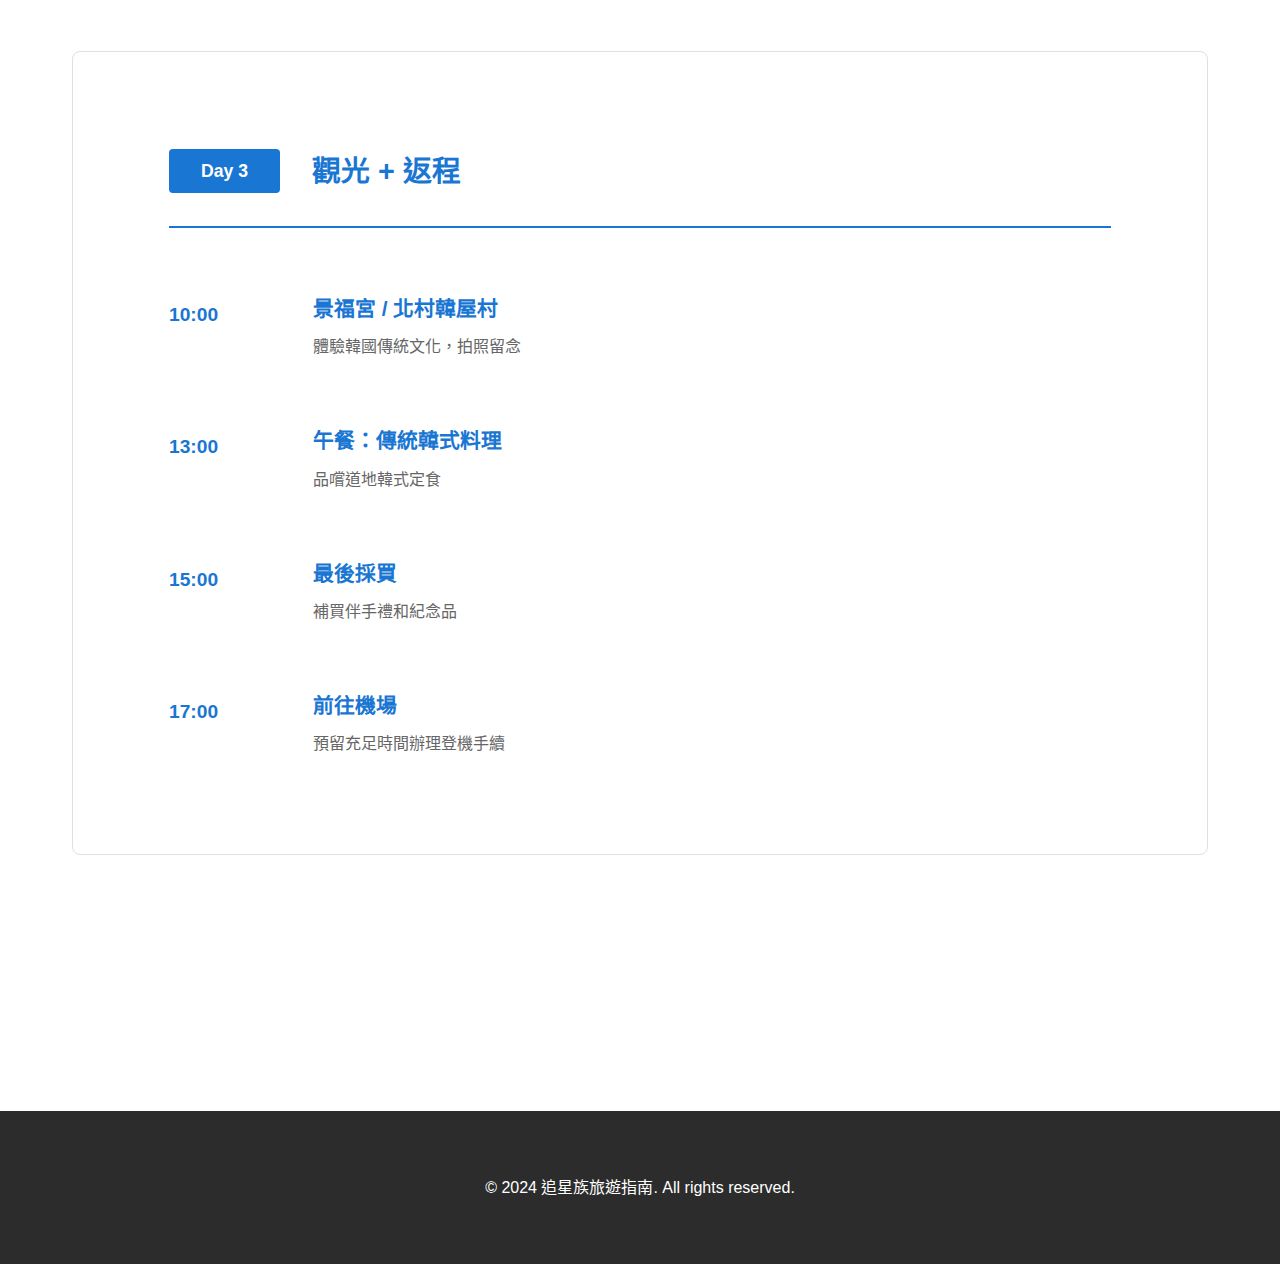
<file: korea-itinerary.html>
<!DOCTYPE html>
<html lang="zh-TW">
<head>
    <meta charset="UTF-8">
    <meta name="viewport" content="width=device-width, initial-scale=1.0">
    <title>韓國 - 行程攻略詳情</title>
    <link rel="stylesheet" href="styles.css">
</head>
<body class="korea-page">
    <nav class="main-nav">
        <div class="nav-container">
            <div class="logo">
                <a href="index.html">追星旅遊指南</a>
            </div>
            <ul class="nav-menu">
                <li class="nav-item dropdown">
                    <a href="#" class="nav-link">韓國</a>
                    <ul class="dropdown-menu">
                        <li><a href="korea-software.html">當地軟體推薦</a></li>
                        <li><a href="korea-shopping.html">建議/推薦購買</a></li>
                        <li><a href="korea-itinerary.html">行程攻略詳情</a></li>
                    </ul>
                </li>
                <li class="nav-item dropdown">
                    <a href="#" class="nav-link">日本</a>
                    <ul class="dropdown-menu">
                        <li><a href="japan-software.html">當地軟體推薦</a></li>
                        <li><a href="japan-shopping.html">建議/推薦購買</a></li>
                        <li><a href="japan-itinerary.html">行程攻略詳情</a></li>
                    </ul>
                </li>
            </ul>
        </div>
    </nav>

    <main class="main-content">
        <section class="page-header">
            <div class="container">
                <h1>韓國 - 行程攻略詳情</h1>
                <p class="page-subtitle">以演唱會場館為中心的完整旅遊指南</p>
            </div>
        </section>

        <section class="content-section">
            <div class="container">
                <div class="venue-section">
                    <h2 class="section-title">主要演唱會場館</h2>
                    <div class="venue-card">
                        <div class="venue-image">
                            <img src="images/KSPO.jpg" alt="KSPO DOME">
                        </div>
                        <div class="venue-content">
                            <h3>KSPO DOME (올림픽체조경기장)</h3>
                            <p class="venue-address">📍 首爾市松坡區奧林匹克路 424</p>
                            <div class="transport-info">
                                <h4>交通方式</h4>
                                <ul>
                                    <li><strong>地鐵：</strong>2號線、9號線「綜合運動場站」4號出口，步行約 5 分鐘</li>
                                    <li><strong>公車：</strong>340、341、360、362 等多條路線</li>
                                    <li><strong>計程車：</strong>從明洞約 30-40 分鐘，費用約 15,000-20,000 韓元</li>
                                </ul>
                            </div>
                            <div class="restaurant-info">
                                <h4>周邊推薦餐廳</h4>
                                <div class="restaurant-list">
                                    <div class="restaurant-item">
                                        <h5>올림픽공원 한정식</h5>
                                        <p>傳統韓式定食，距離場館步行 10 分鐘，價格合理</p>
                                    </div>
                                    <div class="restaurant-item">
                                        <h5>송파구 맛집거리</h5>
                                        <p>松坡區美食街，各種韓式料理選擇豐富</p>
                                    </div>
                                </div>
                            </div>
                        </div>
                    </div>

                    <div class="venue-card">
                        <div class="venue-image">
                            <img src="images/sky.jpg" alt="高尺天空巨蛋">
                        </div>
                        <div class="venue-content">
                            <h3>高尺天空巨蛋 (고척스카이돔)</h3>
                            <p class="venue-address">📍 首爾市九老區高尺洞 430</p>
                            <div class="transport-info">
                                <h4>交通方式</h4>
                                <ul>
                                    <li><strong>地鐵：</strong>1號線「高尺站」1號出口，步行約 10 分鐘</li>
                                    <li><strong>接駁車：</strong>演唱會當天通常有免費接駁車從地鐵站到場館</li>
                                </ul>
                            </div>
                            <div class="restaurant-info">
                                <h4>周邊推薦餐廳</h4>
                                <div class="restaurant-list">
                                    <div class="restaurant-item">
                                        <h5>고척동 맛집</h5>
                                        <p>場館附近有多家韓式烤肉和炸雞店</p>
                                    </div>
                                </div>
                            </div>
                        </div>
                    </div>
                </div>

                <div class="itinerary-section">
                    <h2 class="section-title">三天兩日推薦行程</h2>
                    <div class="itinerary-timeline">
                        <div class="day-card">
                            <div class="day-header">
                                <span class="day-number">Day 1</span>
                                <h3>抵達首爾 + 明洞購物</h3>
                            </div>
                            <div class="day-content">
                                <div class="time-slot">
                                    <span class="time">09:00</span>
                                    <div class="activity">
                                        <h4>抵達仁川機場</h4>
                                        <p>機場快線 AREX 直達首爾站，或搭乘機場巴士到市區</p>
                                    </div>
                                </div>
                                <div class="time-slot">
                                    <span class="time">12:00</span>
                                    <div class="activity">
                                        <h4>飯店 Check-in</h4>
                                        <p>建議選擇明洞或弘大附近，交通便利</p>
                                    </div>
                                </div>
                                <div class="time-slot">
                                    <span class="time">14:00</span>
                                    <div class="activity">
                                        <h4>明洞逛街購物</h4>
                                        <p>購買交通卡、專輯、周邊商品，品嚐街頭小吃</p>
                                    </div>
                                </div>
                                <div class="time-slot">
                                    <span class="time">18:00</span>
                                    <div class="activity">
                                        <h4>晚餐：明洞韓式料理</h4>
                                        <p>推薦烤肉或部隊鍋</p>
                                    </div>
                                </div>
                            </div>
                        </div>

                        <div class="day-card">
                            <div class="day-header">
                                <span class="day-number">Day 2</span>
                                <h3>演唱會日</h3>
                            </div>
                            <div class="day-content">
                                <div class="time-slot">
                                    <span class="time">10:00</span>
                                    <div class="activity">
                                        <h4>弘大探索</h4>
                                        <p>逛逛弘大周邊商品店，體驗韓國年輕文化</p>
                                    </div>
                                </div>
                                <div class="time-slot">
                                    <span class="time">14:00</span>
                                    <div class="activity">
                                        <h4>前往演唱會場館</h4>
                                        <p>提前抵達，熟悉場館周邊環境，購買應援物</p>
                                    </div>
                                </div>
                                <div class="time-slot">
                                    <span class="time">16:00</span>
                                    <div class="activity">
                                        <h4>場館周邊用餐</h4>
                                        <p>在場館附近餐廳用餐，避免演唱會後人潮</p>
                                    </div>
                                </div>
                                <div class="time-slot">
                                    <span class="time">19:00</span>
                                    <div class="activity">
                                        <h4>演唱會</h4>
                                        <p>享受精彩的演唱會！</p>
                                    </div>
                                </div>
                            </div>
                        </div>

                        <div class="day-card">
                            <div class="day-header">
                                <span class="day-number">Day 3</span>
                                <h3>觀光 + 返程</h3>
                            </div>
                            <div class="day-content">
                                <div class="time-slot">
                                    <span class="time">10:00</span>
                                    <div class="activity">
                                        <h4>景福宮 / 北村韓屋村</h4>
                                        <p>體驗韓國傳統文化，拍照留念</p>
                                    </div>
                                </div>
                                <div class="time-slot">
                                    <span class="time">13:00</span>
                                    <div class="activity">
                                        <h4>午餐：傳統韓式料理</h4>
                                        <p>品嚐道地韓式定食</p>
                                    </div>
                                </div>
                                <div class="time-slot">
                                    <span class="time">15:00</span>
                                    <div class="activity">
                                        <h4>最後採買</h4>
                                        <p>補買伴手禮和紀念品</p>
                                    </div>
                                </div>
                                <div class="time-slot">
                                    <span class="time">17:00</span>
                                    <div class="activity">
                                        <h4>前往機場</h4>
                                        <p>預留充足時間辦理登機手續</p>
                                    </div>
                                </div>
                            </div>
                        </div>
                    </div>
                </div>
            </div>
        </section>
    </main>

    <footer class="footer">
        <div class="container">
            <p>&copy; 2024 追星族旅遊指南. All rights reserved.</p>
        </div>
    </footer>

    <script src="script.js"></script>
</body>
</html>
</file>
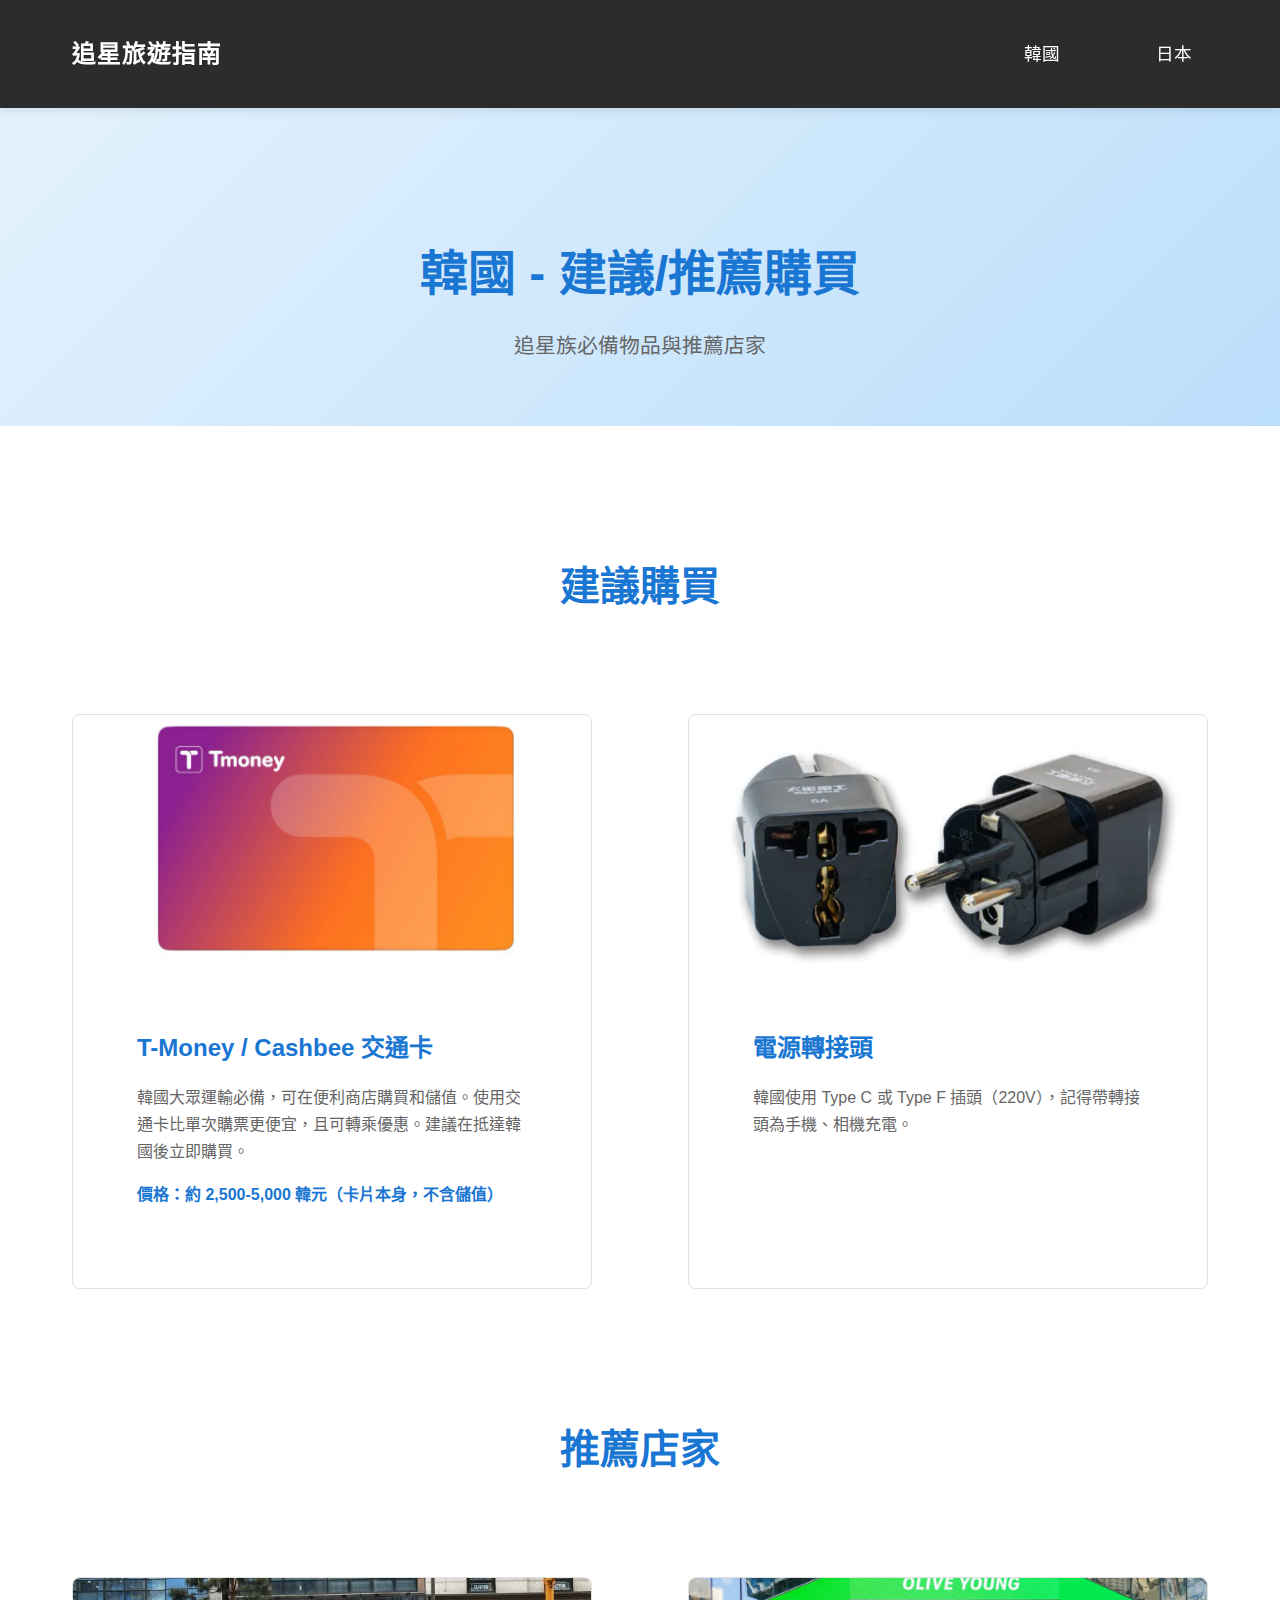
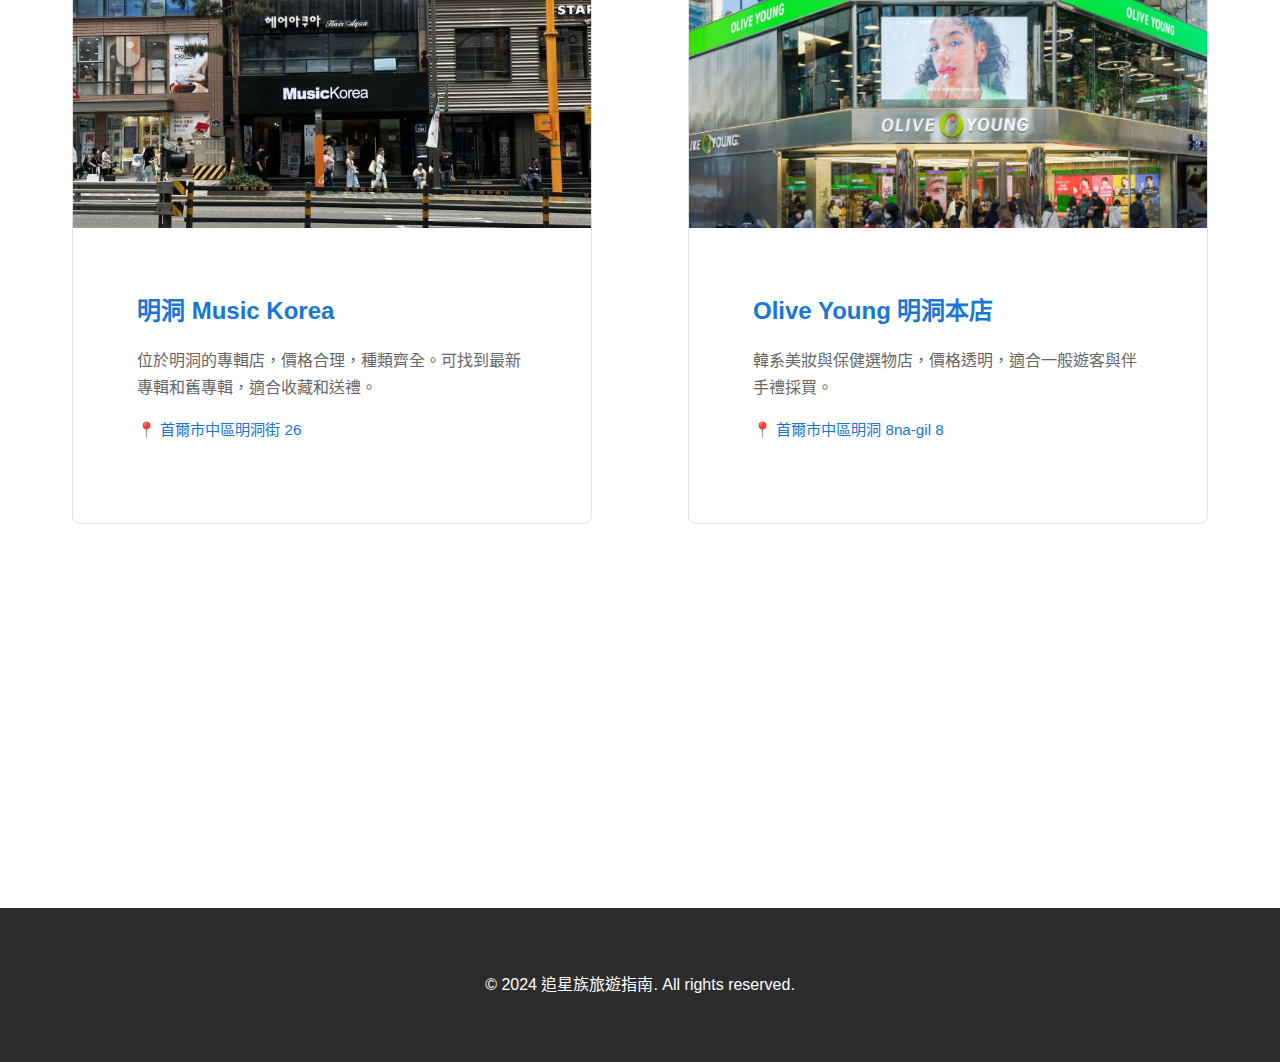
<file: korea-shopping.html>
<!DOCTYPE html>
<html lang="zh-TW">
<head>
    <meta charset="UTF-8">
    <meta name="viewport" content="width=device-width, initial-scale=1.0">
    <title>韓國 - 建議/推薦購買</title>
    <link rel="stylesheet" href="styles.css">
</head>
<body class="korea-page">
    <nav class="main-nav">
        <div class="nav-container">
            <div class="logo">
                <a href="index.html">追星旅遊指南</a>
            </div>
            <ul class="nav-menu">
                <li class="nav-item dropdown">
                    <a href="#" class="nav-link">韓國</a>
                    <ul class="dropdown-menu">
                        <li><a href="korea-software.html">當地軟體推薦</a></li>
                        <li><a href="korea-shopping.html">建議/推薦購買</a></li>
                        <li><a href="korea-itinerary.html">行程攻略詳情</a></li>
                    </ul>
                </li>
                <li class="nav-item dropdown">
                    <a href="#" class="nav-link">日本</a>
                    <ul class="dropdown-menu">
                        <li><a href="japan-software.html">當地軟體推薦</a></li>
                        <li><a href="japan-shopping.html">建議/推薦購買</a></li>
                        <li><a href="japan-itinerary.html">行程攻略詳情</a></li>
                    </ul>
                </li>
            </ul>
        </div>
    </nav>

    <main class="main-content">
        <section class="page-header">
            <div class="container">
                <h1>韓國 - 建議/推薦購買</h1>
                <p class="page-subtitle">追星族必備物品與推薦店家</p>
            </div>
        </section>

        <section class="content-section">
            <div class="container">
                <div class="shopping-section">
                    <h2 class="section-title">建議購買</h2>
                    <div class="shopping-grid">
                        <div class="shopping-card">
                            <div class="card-image">
                                <img src="images/tmoney.jpg" alt="交通卡">
                            </div>
                            <div class="card-content">
                                <h3>T-Money / Cashbee 交通卡</h3>
                                <p>韓國大眾運輸必備，可在便利商店購買和儲值。使用交通卡比單次購票更便宜，且可轉乘優惠。建議在抵達韓國後立即購買。</p>
                                <p class="price-info">價格：約 2,500-5,000 韓元（卡片本身，不含儲值）</p>
                            </div>
                        </div>

                        <div class="shopping-card">
                            <div class="card-image">
                                <img src="images/plug.jpg" alt="轉接頭">
                            </div>
                            <div class="card-content">
                                <h3>電源轉接頭</h3>
                                <p>韓國使用 Type C 或 Type F 插頭（220V），記得帶轉接頭為手機、相機充電。</p>
                            </div>
                        </div>
                    </div>
                </div>

                <div class="shopping-section">
                    <h2 class="section-title">推薦店家</h2>
                    <div class="shopping-grid">
                        <div class="shopping-card">
                            <div class="card-image">
                                <img src="images/musickorea.jpg" alt="專輯店">
                            </div>
                            <div class="card-content">
                                <h3>明洞 Music Korea</h3>
                                <p>位於明洞的專輯店，價格合理，種類齊全。可找到最新專輯和舊專輯，適合收藏和送禮。</p>
                                <p class="location">📍 首爾市中區明洞街 26</p>
                            </div>
                        </div>

                        <div class="shopping-card">
                            <div class="card-image">
                                <img src="images/oliveyoung.jpg" alt="美妝保養">
                            </div>
                            <div class="card-content">
                                <h3>Olive Young 明洞本店</h3>
                                <p>韓系美妝與保健選物店，價格透明，適合一般遊客與伴手禮採買。</p>
                                <p class="location">📍 首爾市中區明洞 8na-gil 8</p>
                            </div>
                        </div>
                    </div>
                </div>
            </div>
        </section>
    </main>

    <footer class="footer">
        <div class="container">
            <p>&copy; 2024 追星族旅遊指南. All rights reserved.</p>
        </div>
    </footer>

    <script src="script.js"></script>
</body>
</html>
</file>
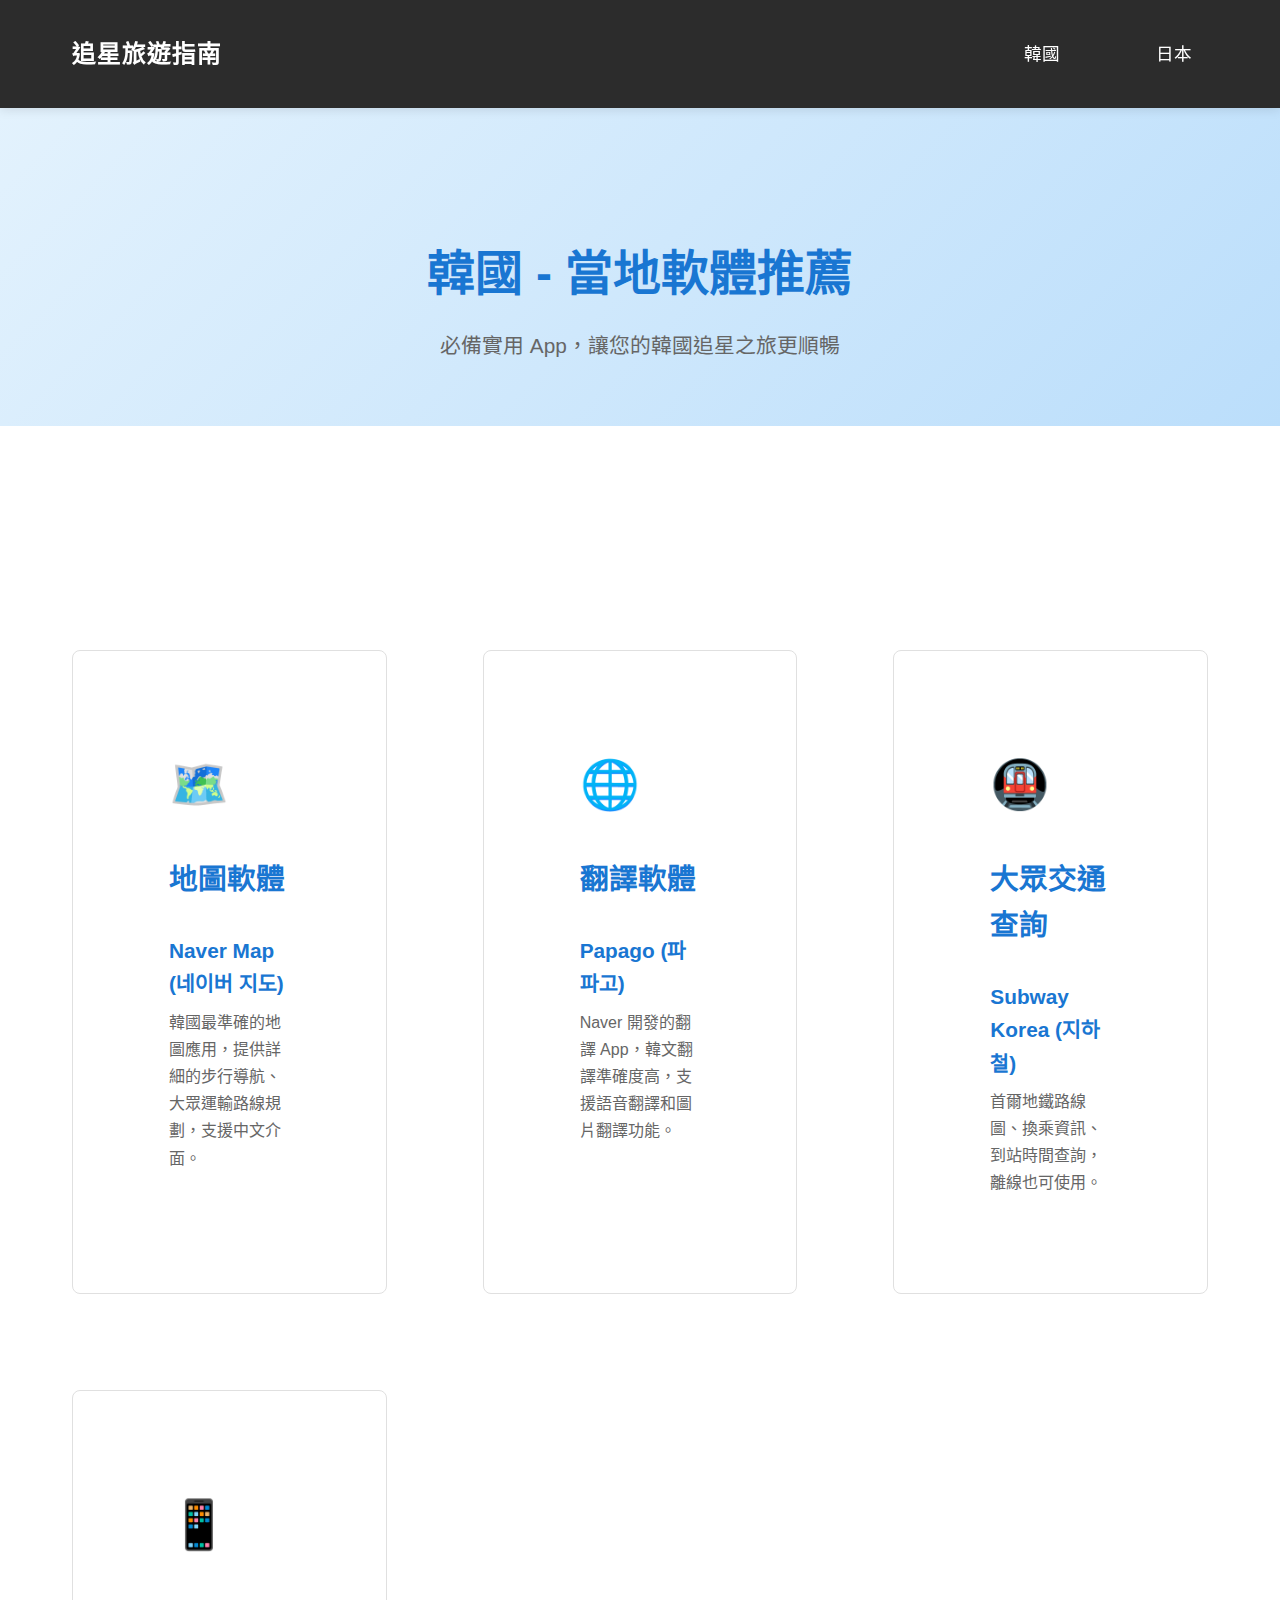
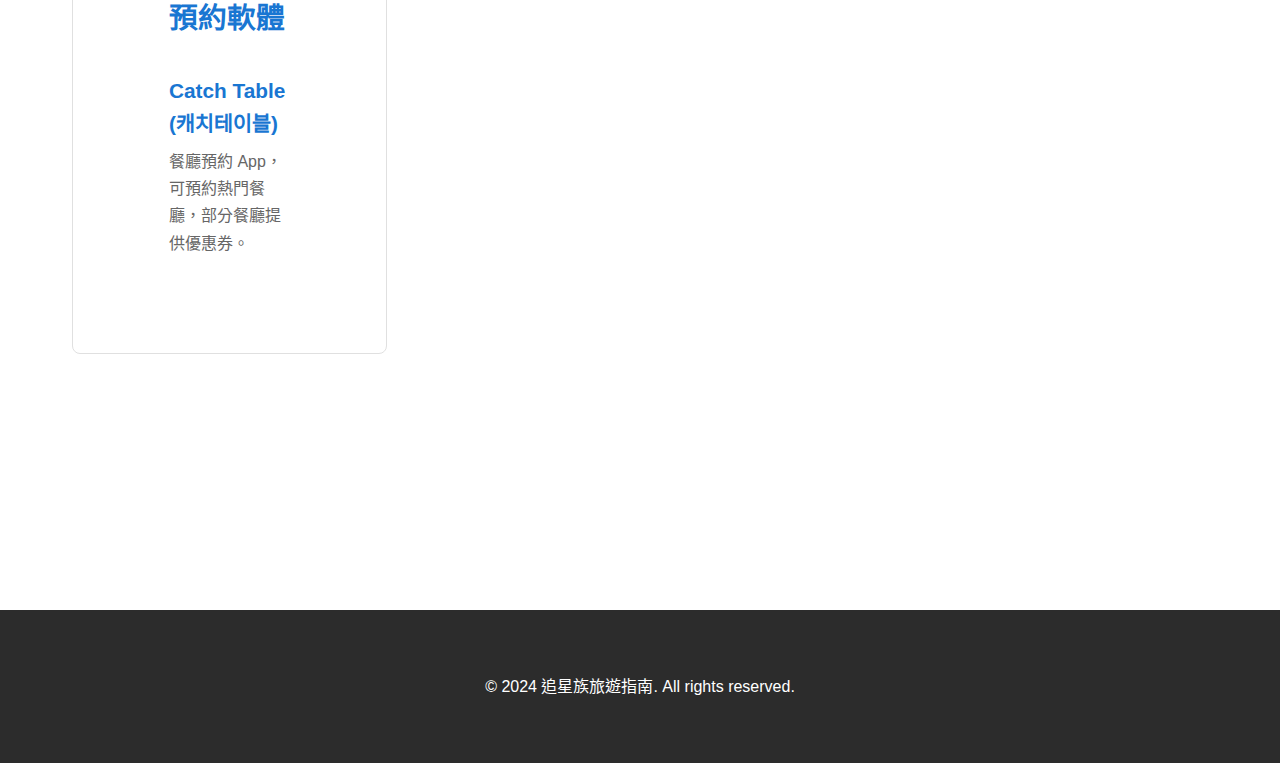
<file: korea-software.html>
<!DOCTYPE html>
<html lang="zh-TW">
<head>
    <meta charset="UTF-8">
    <meta name="viewport" content="width=device-width, initial-scale=1.0">
    <title>韓國 - 當地軟體推薦</title>
    <link rel="stylesheet" href="styles.css">
</head>
<body class="korea-page">
    <nav class="main-nav">
        <div class="nav-container">
            <div class="logo">
                <a href="index.html">追星旅遊指南</a>
            </div>
            <ul class="nav-menu">
                <li class="nav-item dropdown">
                    <a href="#" class="nav-link">韓國</a>
                    <ul class="dropdown-menu">
                        <li><a href="korea-software.html">當地軟體推薦</a></li>
                        <li><a href="korea-shopping.html">建議/推薦購買</a></li>
                        <li><a href="korea-itinerary.html">行程攻略詳情</a></li>
                    </ul>
                </li>
                <li class="nav-item dropdown">
                    <a href="#" class="nav-link">日本</a>
                    <ul class="dropdown-menu">
                        <li><a href="japan-software.html">當地軟體推薦</a></li>
                        <li><a href="japan-shopping.html">建議/推薦購買</a></li>
                        <li><a href="japan-itinerary.html">行程攻略詳情</a></li>
                    </ul>
                </li>
            </ul>
        </div>
    </nav>

    <main class="main-content">
        <section class="page-header">
            <div class="container">
                <h1>韓國 - 當地軟體推薦</h1>
                <p class="page-subtitle">必備實用 App，讓您的韓國追星之旅更順暢</p>
            </div>
        </section>

        <section class="content-section">
            <div class="container">
                <div class="software-grid">
                    <div class="software-card">
                        <div class="software-icon">🗺️</div>
                        <h2>地圖軟體</h2>
                        <div class="software-list">
                            <div class="software-item">
                                <h3>Naver Map (네이버 지도)</h3>
                                <p>韓國最準確的地圖應用，提供詳細的步行導航、大眾運輸路線規劃，支援中文介面。</p>
                            </div>
                        </div>
                    </div>

                    <div class="software-card">
                        <div class="software-icon">🌐</div>
                        <h2>翻譯軟體</h2>
                        <div class="software-list">
                            <div class="software-item">
                                <h3>Papago (파파고)</h3>
                                <p>Naver 開發的翻譯 App，韓文翻譯準確度高，支援語音翻譯和圖片翻譯功能。</p>
                            </div>
                        </div>
                    </div>

                    <div class="software-card">
                        <div class="software-icon">🚇</div>
                        <h2>大眾交通查詢</h2>
                        <div class="software-list">
                            <div class="software-item">
                                <h3>Subway Korea (지하철)</h3>
                                <p>首爾地鐵路線圖、換乘資訊、到站時間查詢，離線也可使用。</p>
                            </div>
                        </div>
                    </div>

                    <div class="software-card">
                        <div class="software-icon">📱</div>
                        <h2>預約軟體</h2>
                        <div class="software-list">
                            <div class="software-item">
                                <h3>Catch Table (캐치테이블)</h3>
                                <p>餐廳預約 App，可預約熱門餐廳，部分餐廳提供優惠券。</p>
                            </div>
                        </div>
                    </div>
                </div>
            </div>
        </section>
    </main>

    <footer class="footer">
        <div class="container">
            <p>&copy; 2024 追星族旅遊指南. All rights reserved.</p>
        </div>
    </footer>

    <script src="script.js"></script>
</body>
</html>
</file>
<file: styles.css>
/* 重置樣式 */
* {
    margin: 0;
    padding: 0;
    box-sizing: border-box;
}

/* 基礎樣式 */
:root {
    --color-primary: #2c2c2c;
    --color-secondary: #4a4a4a;
    --color-accent: #8b7355;
    --color-light: #f5f5f5;
    --color-white: #ffffff;
    --color-text: #333333;
    --color-text-light: #666666;
    --spacing-xs: 0.5rem;
    --spacing-sm: 1rem;
    --spacing-md: 2rem;
    --spacing-lg: 4rem;
    --spacing-xl: 6rem;
    --spacing-xxl: 8rem;
}

body {
    font-family: -apple-system, BlinkMacSystemFont, 'Segoe UI', 'Microsoft JhengHei', '微軟正黑體', Arial, sans-serif;
    color: var(--color-text);
    line-height: 1.6;
    background-color: var(--color-white);
}

.container {
    max-width: 1200px;
    margin: 0 auto;
    padding: 0 var(--spacing-md);
}

/* 導航列 */
.main-nav {
    background-color: var(--color-primary);
    padding: var(--spacing-md) 0;
    position: sticky;
    top: 0;
    z-index: 1000;
    box-shadow: 0 2px 10px rgba(0, 0, 0, 0.1);
}

.nav-container {
    max-width: 1200px;
    margin: 0 auto;
    padding: 0 var(--spacing-md);
    display: flex;
    justify-content: space-between;
    align-items: center;
}

.logo a {
    color: var(--color-white);
    text-decoration: none;
    font-size: 1.5rem;
    font-weight: 600;
    letter-spacing: 1px;
}

.nav-menu {
    display: flex;
    list-style: none;
    gap: var(--spacing-lg);
}

.nav-item {
    position: relative;
}

.nav-link {
    color: var(--color-white);
    text-decoration: none;
    font-size: 1.1rem;
    padding: var(--spacing-xs) var(--spacing-sm);
    transition: color 0.3s ease;
    display: block;
}

.nav-link:hover {
    color: var(--color-white);
}

/* 下拉選單 */
.dropdown-menu {
    position: absolute;
    top: 100%;
    left: 0;
    background-color: var(--color-white);
    list-style: none;
    min-width: 200px;
    box-shadow: 0 4px 20px rgba(0, 0, 0, 0.15);
    opacity: 0;
    visibility: hidden;
    transform: translateY(-10px);
    transition: all 0.3s ease;
    margin-top: var(--spacing-xs);
    padding: var(--spacing-sm) 0;
}

.dropdown:hover .dropdown-menu {
    opacity: 1;
    visibility: visible;
    transform: translateY(0);
}

.dropdown-menu li {
    margin: 0;
}

.dropdown-menu a {
    color: var(--color-text);
    text-decoration: none;
    display: block;
    padding: var(--spacing-sm) var(--spacing-md);
    transition: background-color 0.3s ease;
}

.dropdown-menu a:hover {
    background-color: var(--color-light);
    color: var(--color-text);
}

/* 主要內容區域 */
.main-content {
    min-height: calc(100vh - 200px);
}

/* 首頁 main-content 特殊處理 */
body:not(.korea-page):not(.japan-page) .main-content {
    padding: 0;
    margin: 0;
    min-height: calc(100vh - 80px);
}

/* 首頁 Hero 區塊 */
.hero-section {
    position: relative;
    margin: 0;
    padding: 0;
    width: 100%;
}

.hero-image {
    width: 100%;
    height: calc(100vh - 80px);
    overflow: hidden;
    background-color: var(--color-light);
    margin: 0;
    padding: 0;
}

.hero-img {
    width: 100%;
    height: 100%;
    object-fit: cover;
    display: block;
}

.hero-text {
    position: absolute;
    bottom: 0;
    left: 0;
    right: 0;
    background: linear-gradient(to top, rgba(0, 0, 0, 0.8), transparent);
    padding: var(--spacing-xl) var(--spacing-md);
    color: var(--color-white);
}

.hero-title {
    font-size: 3.5rem;
    font-weight: 700;
    margin-bottom: var(--spacing-md);
    letter-spacing: 2px;
}

.hero-description {
    font-size: 1.3rem;
    line-height: 1.8;
    max-width: 800px;
    opacity: 0.95;
}

/* 頁面標題 */
.page-header {
    padding: var(--spacing-xxl) 0 var(--spacing-lg);
    text-align: center;
    background-color: var(--color-light);
}

.page-header h1 {
    font-size: 3rem;
    color: var(--color-primary);
    margin-bottom: var(--spacing-sm);
}

.page-subtitle {
    font-size: 1.3rem;
    color: var(--color-text-light);
}

/* 內容區塊 */
.content-section {
    padding: var(--spacing-xxl) 0;
}

.section-title {
    font-size: 2.5rem;
    color: var(--color-primary);
    margin-bottom: var(--spacing-xl);
    text-align: center;
}

/* 軟體推薦區塊 */
.software-grid {
    display: grid;
    grid-template-columns: repeat(auto-fit, minmax(280px, 1fr));
    gap: var(--spacing-xl);
    margin-top: var(--spacing-xl);
}

.software-card {
    background-color: var(--color-white);
    padding: var(--spacing-xl);
    border: 1px solid #e0e0e0;
    border-radius: 8px;
    transition: transform 0.3s ease, box-shadow 0.3s ease;
}

.software-card:hover {
    transform: translateY(-5px);
    box-shadow: 0 10px 30px rgba(0, 0, 0, 0.1);
}

.software-icon {
    font-size: 3rem;
    margin-bottom: var(--spacing-md);
}

.software-card h2 {
    font-size: 1.8rem;
    color: var(--color-primary);
    margin-bottom: var(--spacing-md);
}

.software-list {
    display: flex;
    flex-direction: column;
    gap: var(--spacing-lg);
}

.software-item h3 {
    font-size: 1.3rem;
    color: var(--color-accent);
    margin-bottom: var(--spacing-xs);
}

.software-item p {
    color: var(--color-text-light);
    line-height: 1.7;
}

/* 購物推薦區塊 */
.shopping-section {
    margin-bottom: var(--spacing-xxl);
}

.shopping-grid {
    display: grid;
    grid-template-columns: repeat(auto-fit, minmax(320px, 1fr));
    gap: var(--spacing-xl);
    margin-top: var(--spacing-xl);
}

.shopping-card {
    background-color: var(--color-white);
    border: 1px solid #e0e0e0;
    border-radius: 8px;
    overflow: hidden;
    transition: transform 0.3s ease, box-shadow 0.3s ease;
}

.shopping-card:hover {
    transform: translateY(-5px);
    box-shadow: 0 10px 30px rgba(0, 0, 0, 0.1);
}

.card-image {
    width: 100%;
    height: 250px;
    overflow: hidden;
    background-color: var(--color-light);
}

.card-image img {
    width: 100%;
    height: 100%;
    object-fit: cover;
    display: block;
}

.card-content {
    padding: var(--spacing-lg);
}

.card-content h3 {
    font-size: 1.5rem;
    color: var(--color-primary);
    margin-bottom: var(--spacing-sm);
}

.card-content p {
    color: var(--color-text-light);
    line-height: 1.7;
    margin-bottom: var(--spacing-sm);
}

.price-info {
    color: var(--color-accent);
    font-weight: 600;
    margin-top: var(--spacing-sm);
}

.location {
    color: var(--color-accent);
    font-size: 0.95rem;
    margin-top: var(--spacing-sm);
}

/* 場館資訊區塊 */
.venue-section {
    margin-bottom: var(--spacing-xxl);
}

.venue-card {
    background-color: var(--color-white);
    border: 1px solid #e0e0e0;
    border-radius: 8px;
    overflow: hidden;
    margin-bottom: var(--spacing-xl);
    display: grid;
    grid-template-columns: 1fr 1fr;
    gap: 0;
}

.venue-image {
    width: 100%;
    height: 100%;
    min-height: 400px;
    overflow: hidden;
    background-color: var(--color-light);
}

.venue-image img {
    width: 100%;
    height: 100%;
    object-fit: cover;
    display: block;
}

.venue-content {
    padding: var(--spacing-xl);
    display: flex;
    flex-direction: column;
    gap: var(--spacing-lg);
}

.venue-content h3 {
    font-size: 2rem;
    color: var(--color-primary);
    margin-bottom: var(--spacing-xs);
}

.venue-address {
    color: var(--color-text-light);
    font-size: 1.1rem;
    margin-bottom: var(--spacing-md);
}

.transport-info,
.restaurant-info {
    margin-top: var(--spacing-md);
}

.transport-info h4,
.restaurant-info h4 {
    font-size: 1.3rem;
    color: var(--color-accent);
    margin-bottom: var(--spacing-sm);
}

.transport-info ul {
    list-style: none;
    padding-left: 0;
}

.transport-info li {
    padding: var(--spacing-xs) 0;
    color: var(--color-text-light);
    line-height: 1.7;
}

.transport-info strong {
    color: var(--color-primary);
}

.restaurant-list {
    display: flex;
    flex-direction: column;
    gap: var(--spacing-md);
}

.restaurant-item h5 {
    font-size: 1.1rem;
    color: var(--color-primary);
    margin-bottom: var(--spacing-xs);
}

.restaurant-item p {
    color: var(--color-text-light);
    line-height: 1.6;
}

/* 行程規劃區塊 */
.itinerary-section {
    margin-top: var(--spacing-xxl);
}

.itinerary-timeline {
    display: flex;
    flex-direction: column;
    gap: var(--spacing-xl);
    margin-top: var(--spacing-xl);
}

.day-card {
    background-color: var(--color-white);
    border: 1px solid #e0e0e0;
    border-radius: 8px;
    overflow: hidden;
    padding: var(--spacing-xl);
}

.day-header {
    display: flex;
    align-items: center;
    gap: var(--spacing-md);
    margin-bottom: var(--spacing-lg);
    padding-bottom: var(--spacing-md);
    border-bottom: 2px solid var(--color-accent);
}

.day-number {
    background-color: var(--color-accent);
    color: var(--color-white);
    padding: var(--spacing-xs) var(--spacing-md);
    border-radius: 4px;
    font-weight: 600;
    font-size: 1.1rem;
}

.day-header h3 {
    font-size: 1.8rem;
    color: var(--color-primary);
}

.day-content {
    display: flex;
    flex-direction: column;
    gap: var(--spacing-lg);
}

.time-slot {
    display: flex;
    gap: var(--spacing-lg);
    align-items: flex-start;
}

.time {
    font-size: 1.2rem;
    font-weight: 600;
    color: var(--color-accent);
    min-width: 80px;
    padding-top: var(--spacing-xs);
}

.activity {
    flex: 1;
}

.activity h4 {
    font-size: 1.3rem;
    color: var(--color-primary);
    margin-bottom: var(--spacing-xs);
}

.activity p {
    color: var(--color-text-light);
    line-height: 1.7;
}

/* 頁尾 */
.footer {
    background-color: var(--color-primary);
    color: var(--color-white);
    padding: var(--spacing-lg) 0;
    text-align: center;
    margin-top: var(--spacing-xxl);
}

/* 韓國頁面主題 - 淺藍色 */
.korea-page .page-header {
    background: linear-gradient(135deg, #e3f2fd 0%, #bbdefb 100%);
}

.korea-page .section-title {
    color: #1976d2;
}

.korea-page .software-item h3 {
    color: #1976d2;
}

.korea-page .transport-info h4,
.korea-page .restaurant-info h4 {
    color: #1976d2;
}

.korea-page .day-number {
    background-color: #1976d2;
}

.korea-page .day-header {
    border-bottom: 2px solid #1976d2;
}

.korea-page .time {
    color: #1976d2;
}

.korea-page .price-info,
.korea-page .location {
    color: #1976d2;
}

.korea-page .intro-section {
    background: linear-gradient(135deg, #e3f2fd 0%, #f5f5f5 100%);
}

.korea-page .intro-content h2 {
    color: #1976d2;
}

.korea-page .feature-item h3 {
    color: #1976d2;
}

.korea-page .software-card h2 {
    color: #1976d2;
}

.korea-page .venue-content h3 {
    color: #1976d2;
}

.korea-page .activity h4 {
    color: #1976d2;
}

.korea-page .card-content h3 {
    color: #1976d2;
}

.korea-page .restaurant-item h5 {
    color: #1976d2;
}

.korea-page .transport-info strong {
    color: #1976d2;
}

.korea-page .page-header h1 {
    color: #1976d2;
}

.korea-page .day-header h3 {
    color: #1976d2;
}

/* 日本頁面主題 - 淺粉色 */
.japan-page .page-header {
    background: linear-gradient(135deg, #fce4ec 0%, #f8bbd0 100%);
}

.japan-page .section-title {
    color: #c2185b;
}

.japan-page .software-item h3 {
    color: #c2185b;
}

.japan-page .transport-info h4,
.japan-page .restaurant-info h4 {
    color: #c2185b;
}

.japan-page .day-number {
    background-color: #c2185b;
}

.japan-page .day-header {
    border-bottom: 2px solid #c2185b;
}

.japan-page .time {
    color: #c2185b;
}

.japan-page .price-info,
.japan-page .location {
    color: #c2185b;
}

.japan-page .intro-section {
    background: linear-gradient(135deg, #fce4ec 0%, #f5f5f5 100%);
}

.japan-page .intro-content h2 {
    color: #c2185b;
}

.japan-page .feature-item h3 {
    color: #c2185b;
}

.japan-page .software-card h2 {
    color: #c2185b;
}

.japan-page .venue-content h3 {
    color: #c2185b;
}

.japan-page .activity h4 {
    color: #c2185b;
}

.japan-page .card-content h3 {
    color: #c2185b;
}

.japan-page .restaurant-item h5 {
    color: #c2185b;
}

.japan-page .transport-info strong {
    color: #c2185b;
}

.japan-page .page-header h1 {
    color: #c2185b;
}

.japan-page .day-header h3 {
    color: #c2185b;
}

/* 響應式設計 */
@media (max-width: 768px) {
    .hero-title {
        font-size: 2.5rem;
    }

    .hero-description {
        font-size: 1.1rem;
    }

    .nav-menu {
        gap: var(--spacing-md);
    }

    .venue-card {
        grid-template-columns: 1fr;
    }

    .venue-image {
        min-height: 300px;
    }

    .features {
        grid-template-columns: 1fr;
    }

    .software-grid,
    .shopping-grid {
        grid-template-columns: 1fr;
    }

    .time-slot {
        flex-direction: column;
        gap: var(--spacing-sm);
    }

    .time {
        min-width: auto;
    }
}

@media (max-width: 480px) {
    .hero-title {
        font-size: 2rem;
    }

    .page-header h1 {
        font-size: 2rem;
    }

    .section-title {
        font-size: 2rem;
    }

    .nav-container {
        flex-direction: column;
        gap: var(--spacing-md);
    }

    .nav-menu {
        flex-direction: column;
        width: 100%;
        gap: var(--spacing-sm);
    }
}
</file>
